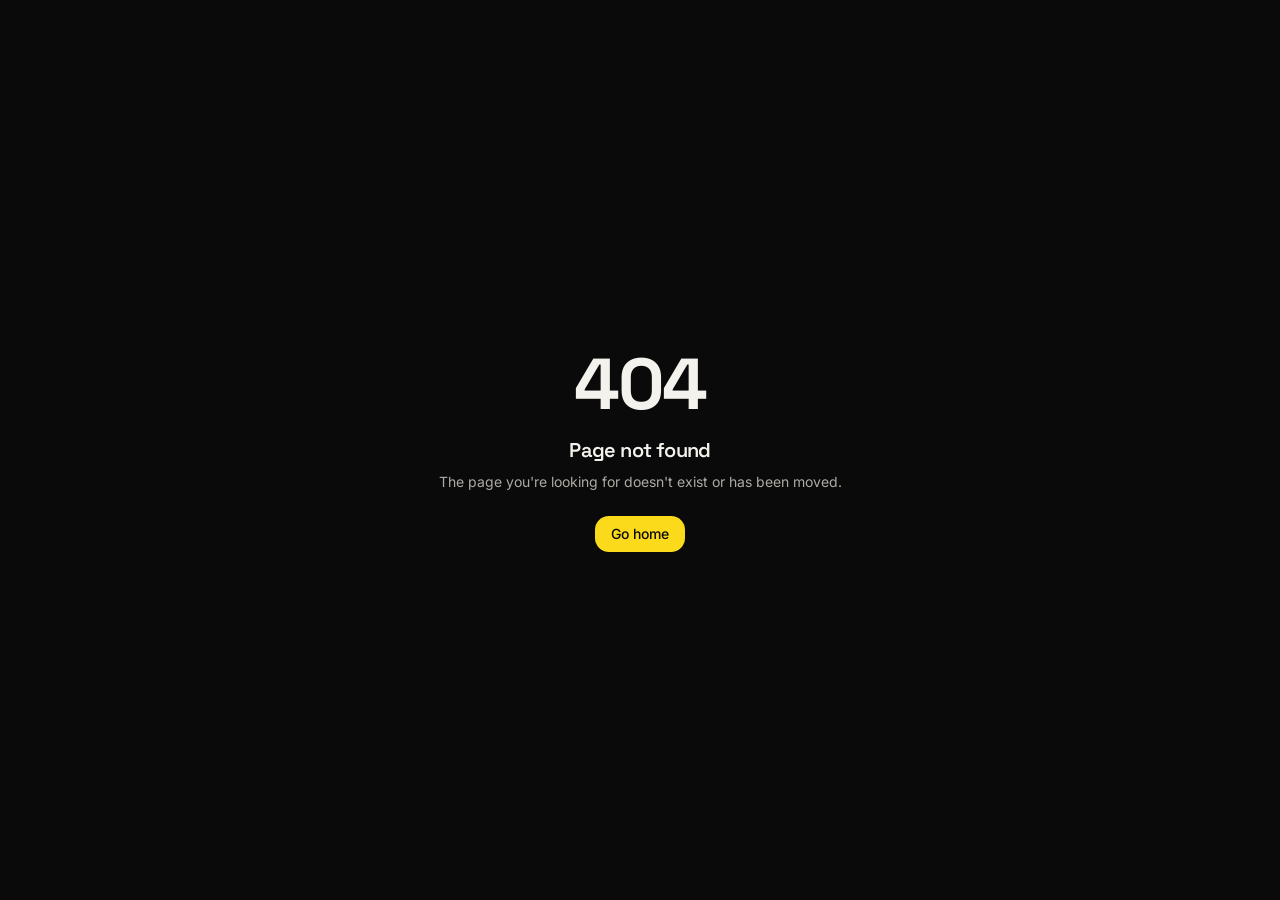
<file: index.html>
<!DOCTYPE html><html lang="fr"><head><meta charSet="utf-8"/><meta name="viewport" content="width=device-width, initial-scale=1"/><link rel="stylesheet" href="/assets/styles-BMJ3vU56.css" data-precedence="default"/><link rel="stylesheet" href="https://fonts.googleapis.com/css2?family=Inter:wght@400;500;600&amp;family=Space+Grotesk:wght@500;700&amp;display=swap" data-precedence="default"/><title>Clipora — Des campagnes de clipping aux clips TikTok, en pilote automatique</title><meta name="description" content="Clipora trouve les meilleurs moments, monte des clips 9:16 sous-titrés, applique les règles de chaque campagne et publie sur ton compte TikTok après ta validation."/><meta property="og:title" content="Clipora — Des campagnes de clipping aux clips TikTok"/><meta property="og:description" content="Application de bureau pour clippeurs TikTok : clips 9:16 sous-titrés, règles de campagne appliquées, publication planifiée après validation."/><meta property="og:type" content="website"/><meta name="twitter:card" content="summary_large_image"/><link rel="modulepreload" href="/assets/index-Hp6ZsvxF.js"/><link rel="modulepreload" href="/assets/routes-Dn9xTyWV.js"/><link rel="modulepreload" href="/assets/Layout-DgjCWRwy.js"/><link rel="preconnect" href="https://fonts.googleapis.com"/><link rel="preconnect" href="https://fonts.gstatic.com" crossorigin="anonymous"/><link rel="icon" href="/favicon.svg" type="image/svg+xml"/><link rel="icon" href="/favicon-48.png" type="image/png" sizes="48x48"/><link rel="icon" href="/favicon-96.png" type="image/png" sizes="96x96"/><link rel="icon" href="/icon-192.png" type="image/png" sizes="192x192"/><link rel="apple-touch-icon" href="/apple-touch-icon.png" type="image/png" sizes="180x180"/><meta name="twitter:title" content="Clipora — Des campagnes de clipping aux clips TikTok"><meta name="twitter:description" content="Application de bureau pour clippeurs TikTok : clips 9:16 sous-titrés, règles de campagne appliquées, publication planifiée après validation."><meta property="og:image" content="https://pub-bb2e103a32db4e198524a2e9ed8f35b4.r2.dev/lovp_5v7smyqagk9w38jqs9tz8y8d8s/7b4d003fba9cc24b124939d9573c6d61_1792417468858.png"><meta name="twitter:image" content="https://pub-bb2e103a32db4e198524a2e9ed8f35b4.r2.dev/lovp_5v7smyqagk9w38jqs9tz8y8d8s/7b4d003fba9cc24b124939d9573c6d61_1792417468858.png"><link rel="canonical" href="https://clipora.website/"/><meta property="og:site_name" content="Clipora"/><script type="application/ld+json">{"@context": "https://schema.org", "@type": "WebSite", "name": "Clipora", "alternateName": ["Clipora App"], "url": "https://clipora.website/"}</script><script type="application/ld+json">{"@context": "https://schema.org", "@type": "Organization", "name": "Clipora", "url": "https://clipora.website/", "logo": "https://clipora.website/icon-192.png", "email": "contact@clipora.website"}</script></head><body><!--$--><div class="grain min-h-screen"><header class="sticky top-0 z-40 border-b bg-background/80 backdrop-blur"><div class="mx-auto flex max-w-6xl items-center justify-between gap-4 px-5 py-3"><a aria-label="Clipora" class="active" href="/" data-status="active" aria-current="page"><span class="flex items-center gap-2.5 font-display text-lg font-bold"><svg width="32" height="32" viewBox="0 0 64 64" aria-hidden="true" class="shrink-0"><rect x="2" y="2" width="60" height="60" rx="16" class="fill-primary"></rect><path d="M24 17 L48 32 L24 47 Z" class="fill-background stroke-background" stroke-width="3" stroke-linejoin="round"></path><path d="M16 46 L48 18" class="stroke-primary" stroke-width="5" stroke-linecap="round"></path></svg>Clipora</span></a><div class="flex items-center gap-3"><a href="/dashboard/" class="rounded-full bg-primary px-4 py-1.5 text-sm font-semibold text-primary-foreground transition-transform hover:scale-105">Tableau de bord</a><div class="flex shrink-0 rounded-full border p-0.5 text-xs font-semibold" role="group" aria-label="Language"><button aria-pressed="true" class="rounded-full px-3 py-1 uppercase transition-colors bg-primary text-primary-foreground">fr</button><button aria-pressed="false" class="rounded-full px-3 py-1 uppercase transition-colors text-muted-foreground hover:text-foreground">en</button></div></div></div><div class="h-px overflow-hidden"><div class="progress-run h-full"></div></div></header><main><section class="relative overflow-hidden"><div class="hero-glow pointer-events-none absolute right-0 top-10 h-[420px] w-[min(640px,100vw)]"></div><div class="relative mx-auto grid max-w-6xl items-center gap-10 px-5 pb-12 pt-12 lg:grid-cols-[minmax(0,1.1fr)_minmax(0,1fr)] lg:pb-16 lg:pt-16"><div class="min-w-0 animate-in fade-in slide-in-from-bottom-4 duration-500"><h1 class="text-[2.4rem] font-bold leading-[1] sm:text-6xl xl:text-7xl">Des campagnes de clipping aux clips TikTok,<!-- --> <span class="hl">en pilote automatique.</span></h1><p class="mt-6 max-w-xl text-lg leading-relaxed text-muted-foreground">Clipora trouve les meilleurs moments, monte des clips 9:16 sous-titrés, applique les règles de chaque campagne et publie sur ton compte TikTok aux meilleures heures — après ta validation.</p><div class="mt-8 flex flex-wrap gap-3"><a href="#how" class="rounded-full bg-primary px-6 py-3 font-semibold text-primary-foreground transition-transform hover:scale-105">Comment ça marche</a><a href="#creators" class="rounded-full border px-6 py-3 font-semibold transition-colors hover:border-primary hover:text-primary">Pour les créateurs</a><a href="/telecharger/" class="rounded-full border px-6 py-3 font-semibold transition-colors hover:border-primary hover:text-primary">Télécharger l&#x27;app</a></div></div><div class="mx-auto grid w-full max-w-[min(100%,520px)] grid-cols-3 items-center gap-2 sm:gap-4" aria-hidden="true"><div class="float-b mt-10 opacity-90" style="--tilt:-3deg"><div class="@container w-full "><div class="relative aspect-[9/16] w-full overflow-hidden rounded-[12cqw] border-[3cqw] border-secondary bg-background shadow-2xl"><div class="absolute inset-0 scale-125 bg-gradient-to-br from-clip-b to-clip-c opacity-60 blur-2xl"></div><div class="absolute inset-x-0 top-[22%] aspect-video overflow-hidden bg-gradient-to-br from-clip-b to-clip-c"><div class="absolute -left-[4cqw] top-[8%] h-[40cqw] w-[40cqw] rounded-full bg-foreground/25 blur-sm"></div><div class="absolute bottom-0 right-[22%] h-[44cqw] w-[26cqw] rounded-t-full bg-background/40"></div><div class="absolute bottom-0 left-[20%] h-[28cqw] w-[36cqw] rounded-t-[10cqw] bg-background/30"></div></div><p class="caption absolute inset-x-[6cqw] top-[56%] pr-[10cqw] text-center text-[9cqw]"><span class="text-foreground">PERSONNE<!-- --> </span><span class="text-primary">NE S&#x27;Y<!-- --> </span><span class="text-foreground">ATTENDAIT<!-- --> </span></p><div class="absolute right-[3cqw] top-[24%] flex flex-col items-center gap-[2cqw] text-[5.5cqw] font-semibold text-foreground"><svg viewBox="0 0 24 24" class="h-[12cqw] w-[12cqw]" aria-hidden="true"><path d="M12 21s-7-4.5-9.5-9A5.5 5.5 0 0 1 12 6a5.5 5.5 0 0 1 9.5 6C19 16.5 12 21 12 21z" class="fill-like"></path></svg><span>12K</span><svg viewBox="0 0 24 24" class="h-[12cqw] w-[12cqw]" aria-hidden="true"><path d="M4 5h16v11H9l-5 4z" class="fill-foreground"></path></svg><span>264</span><svg viewBox="0 0 24 24" class="h-[12cqw] w-[12cqw]" aria-hidden="true"><path d="M14 4l7 7-7 7v-4c-5 0-8 1.5-10 5 0-6 3-10 10-11z" class="fill-foreground"></path></svg><span>540</span></div><div class="absolute inset-x-0 bottom-0 bg-gradient-to-t from-background to-transparent px-[6cqw] pb-[6cqw] pt-[10cqw] text-[5.5cqw] leading-snug text-foreground"><p class="font-bold">@yourname</p><p class="opacity-90">Crédit : @créateur · Collaboration commerciale</p><div class="mt-[3cqw] h-[1.2cqw] rounded-full bg-foreground/25"><div class="h-full rounded-full bg-primary" style="width:57%"></div></div></div></div></div></div><div class="float-a z-10" style="--tilt:0deg"><div class="@container w-full "><div class="relative aspect-[9/16] w-full overflow-hidden rounded-[12cqw] border-[3cqw] border-secondary bg-background shadow-2xl"><div class="absolute inset-0 scale-125 bg-gradient-to-br from-clip-a to-clip-d opacity-60 blur-2xl"></div><div class="absolute inset-x-0 top-[22%] aspect-video overflow-hidden bg-gradient-to-br from-clip-a to-clip-d"><div class="absolute -left-[4cqw] top-[8%] h-[40cqw] w-[40cqw] rounded-full bg-foreground/25 blur-sm"></div><div class="absolute bottom-0 right-[22%] h-[44cqw] w-[26cqw] rounded-t-full bg-background/40"></div><div class="absolute bottom-0 left-[20%] h-[28cqw] w-[36cqw] rounded-t-[10cqw] bg-background/30"></div></div><p class="caption absolute inset-x-[6cqw] top-[56%] pr-[10cqw] text-center text-[9cqw]"><span class="text-foreground">LE<!-- --> </span><span class="text-primary">MOMENT<!-- --> </span><span class="text-foreground">QUI A TOUT CHANGÉ<!-- --> </span></p><div class="absolute right-[3cqw] top-[24%] flex flex-col items-center gap-[2cqw] text-[5.5cqw] font-semibold text-foreground"><svg viewBox="0 0 24 24" class="h-[12cqw] w-[12cqw]" aria-hidden="true"><path d="M12 21s-7-4.5-9.5-9A5.5 5.5 0 0 1 12 6a5.5 5.5 0 0 1 9.5 6C19 16.5 12 21 12 21z" class="fill-like"></path></svg><span>48K</span><svg viewBox="0 0 24 24" class="h-[12cqw] w-[12cqw]" aria-hidden="true"><path d="M4 5h16v11H9l-5 4z" class="fill-foreground"></path></svg><span>812</span><svg viewBox="0 0 24 24" class="h-[12cqw] w-[12cqw]" aria-hidden="true"><path d="M14 4l7 7-7 7v-4c-5 0-8 1.5-10 5 0-6 3-10 10-11z" class="fill-foreground"></path></svg><span>2,1K</span></div><div class="absolute inset-x-0 bottom-0 bg-gradient-to-t from-background to-transparent px-[6cqw] pb-[6cqw] pt-[10cqw] text-[5.5cqw] leading-snug text-foreground"><p class="font-bold">@yourname</p><p class="opacity-90">Crédit : @créateur · Collaboration commerciale</p><div class="mt-[3cqw] h-[1.2cqw] rounded-full bg-foreground/25"><div class="h-full rounded-full bg-primary" style="width:35%"></div></div></div></div></div></div><div class="float-c mt-10 opacity-90" style="--tilt:3deg"><div class="@container w-full "><div class="relative aspect-[9/16] w-full overflow-hidden rounded-[12cqw] border-[3cqw] border-secondary bg-background shadow-2xl"><div class="absolute inset-0 scale-125 bg-gradient-to-br from-clip-d to-clip-b opacity-60 blur-2xl"></div><div class="absolute inset-x-0 top-[22%] aspect-video overflow-hidden bg-gradient-to-br from-clip-d to-clip-b"><div class="absolute -left-[4cqw] top-[8%] h-[40cqw] w-[40cqw] rounded-full bg-foreground/25 blur-sm"></div><div class="absolute bottom-0 right-[22%] h-[44cqw] w-[26cqw] rounded-t-full bg-background/40"></div><div class="absolute bottom-0 left-[20%] h-[28cqw] w-[36cqw] rounded-t-[10cqw] bg-background/30"></div></div><p class="caption absolute inset-x-[6cqw] top-[56%] pr-[10cqw] text-center text-[9cqw]"><span class="text-foreground">IL A<!-- --> </span><span class="text-primary">TOUT<!-- --> </span><span class="text-foreground">DIT<!-- --> </span></p><div class="absolute right-[3cqw] top-[24%] flex flex-col items-center gap-[2cqw] text-[5.5cqw] font-semibold text-foreground"><svg viewBox="0 0 24 24" class="h-[12cqw] w-[12cqw]" aria-hidden="true"><path d="M12 21s-7-4.5-9.5-9A5.5 5.5 0 0 1 12 6a5.5 5.5 0 0 1 9.5 6C19 16.5 12 21 12 21z" class="fill-like"></path></svg><span>103K</span><svg viewBox="0 0 24 24" class="h-[12cqw] w-[12cqw]" aria-hidden="true"><path d="M4 5h16v11H9l-5 4z" class="fill-foreground"></path></svg><span>1,9K</span><svg viewBox="0 0 24 24" class="h-[12cqw] w-[12cqw]" aria-hidden="true"><path d="M14 4l7 7-7 7v-4c-5 0-8 1.5-10 5 0-6 3-10 10-11z" class="fill-foreground"></path></svg><span>6K</span></div><div class="absolute inset-x-0 bottom-0 bg-gradient-to-t from-background to-transparent px-[6cqw] pb-[6cqw] pt-[10cqw] text-[5.5cqw] leading-snug text-foreground"><p class="font-bold">@yourname</p><p class="opacity-90">Crédit : @créateur · Collaboration commerciale</p><div class="mt-[3cqw] h-[1.2cqw] rounded-full bg-foreground/25"><div class="h-full rounded-full bg-primary" style="width:79%"></div></div></div></div></div></div></div></div></section><section class="border-y bg-card/50"><ul class="mx-auto flex max-w-6xl flex-wrap justify-center gap-x-8 gap-y-3 px-5 py-5 text-sm font-medium text-muted-foreground"><li class="flex items-center gap-2"><span class="h-1.5 w-1.5 rounded-full bg-primary"></span>API officielle TikTok</li><li class="flex items-center gap-2"><span class="h-1.5 w-1.5 rounded-full bg-primary"></span>Campagnes Clip.farm</li><li class="flex items-center gap-2"><span class="h-1.5 w-1.5 rounded-full bg-primary"></span>Mention de partenariat automatique</li><li class="flex items-center gap-2"><span class="h-1.5 w-1.5 rounded-full bg-primary"></span>Validation avant chaque publication</li></ul></section><section class="mx-auto max-w-6xl px-5 py-12 md:py-14"><div id="how" class="reveal scroll-mt-24"><p class="mb-3 inline-flex items-center gap-2 text-xs font-semibold uppercase tracking-[0.2em] text-primary"><span class="h-px w-6 bg-primary"></span>Fonctionnement</p><h2 class="text-4xl font-bold leading-tight md:text-6xl">Comment ça marche</h2></div><div class="mt-10 grid gap-4 sm:grid-cols-2 lg:grid-cols-4"><div class="card-premium reveal p-6" style="transition-delay:0ms"><div class="flex items-center justify-between"><span class="font-display text-4xl font-bold text-primary">0<!-- -->1</span><svg width="40" height="40" viewBox="0 0 24 24" class="rounded-xl bg-secondary fill-primary p-2" aria-hidden="true"><rect x="4" y="6" width="16" height="3" rx="1"></rect><rect x="4" y="11" width="12" height="3" rx="1"></rect><rect x="4" y="16" width="8" height="3" rx="1"></rect></svg></div><h3 class="mt-5 text-xl font-bold">Campagnes</h3><p class="mt-2 text-sm leading-6 text-muted-foreground">Synchronise les campagnes que tu suis et leurs règles : vidéos sources autorisées, mentions et hashtags obligatoires, durée des clips, date limite.</p></div><div class="card-premium reveal p-6" style="transition-delay:60ms"><div class="flex items-center justify-between"><span class="font-display text-4xl font-bold text-primary">0<!-- -->2</span><svg width="40" height="40" viewBox="0 0 24 24" class="rounded-xl bg-secondary fill-primary p-2" aria-hidden="true"><path d="M3 18 L8 12 L12 15 L17 7 L21 10" fill="none" stroke-width="2.5" class="stroke-primary" stroke-linecap="round" stroke-linejoin="round"></path></svg></div><h3 class="mt-5 text-xl font-bold">Meilleurs moments</h3><p class="mt-2 text-sm leading-6 text-muted-foreground">Repère les passages les plus forts de chaque vidéo source : données « les plus revus » de YouTube, sinon lecture du transcript par IA.</p></div><div class="card-premium reveal p-6" style="transition-delay:120ms"><div class="flex items-center justify-between"><span class="font-display text-4xl font-bold text-primary">0<!-- -->3</span><svg width="40" height="40" viewBox="0 0 24 24" class="rounded-xl bg-secondary fill-primary p-2" aria-hidden="true"><rect x="7" y="3" width="10" height="18" rx="2" fill="none" stroke-width="2" class="stroke-primary"></rect><rect x="9" y="14" width="6" height="2" rx="1"></rect></svg></div><h3 class="mt-5 text-xl font-bold">Clips sous-titrés</h3><p class="mt-2 text-sm leading-6 text-muted-foreground">Rend des clips verticaux 9:16 avec sous-titres mot à mot incrustés, une accroche, des hashtags, les mentions obligatoires et la mention de partenariat.</p></div><div class="card-premium reveal p-6" style="transition-delay:180ms"><div class="flex items-center justify-between"><span class="font-display text-4xl font-bold text-primary">0<!-- -->4</span><svg width="40" height="40" viewBox="0 0 24 24" class="rounded-xl bg-secondary fill-primary p-2" aria-hidden="true"><circle cx="12" cy="12" r="8" fill="none" stroke-width="2" class="stroke-primary"></circle><path d="M8 12l3 3 5-6" fill="none" stroke-width="2.5" class="stroke-primary" stroke-linecap="round"></path></svg></div><h3 class="mt-5 text-xl font-bold">Validation &amp; publication planifiée</h3><p class="mt-2 text-sm leading-6 text-muted-foreground">Tu relis chaque clip dans Clipora Studio, puis il est publié sur ton propre compte TikTok aux meilleures heures.</p></div></div></section><section class="mx-auto max-w-6xl px-5 py-12 md:py-14"><div class="reveal scroll-mt-24"><p class="mb-3 inline-flex items-center gap-2 text-xs font-semibold uppercase tracking-[0.2em] text-primary"><span class="h-px w-6 bg-primary"></span>Fonctionnalités</p><h2 class="text-4xl font-bold leading-tight md:text-6xl">Tout le flux de clipping, au même endroit</h2></div><div class="mt-10 grid gap-4 md:grid-cols-3"><div class="card-premium reveal p-6"><h3 class="text-lg font-bold">Synchro des campagnes</h3><p class="mt-2 text-sm leading-6 text-muted-foreground">Les campagnes que tu suis et leurs règles, toujours à jour.</p><div class="mt-4 space-y-2"><div class="flex items-center justify-between rounded-lg bg-secondary px-3 py-2 text-xs"><span>#campagne-podcast</span><span class="text-primary">●</span></div><div class="flex items-center justify-between rounded-lg bg-secondary px-3 py-2 text-xs"><span>#campagne-gaming</span><span class="text-primary">●</span></div></div></div><div class="card-premium reveal p-6"><h3 class="text-lg font-bold">Détection des moments forts</h3><p class="mt-2 text-sm leading-6 text-muted-foreground">« Les plus revus » YouTube ou analyse IA du transcript.</p><div class="mt-4 flex h-12 items-end gap-1"><span class="flex-1 rounded-sm bg-secondary" style="height:24%"></span><span class="flex-1 rounded-sm bg-secondary" style="height:40%"></span><span class="flex-1 rounded-sm bg-secondary" style="height:32%"></span><span class="flex-1 rounded-sm bg-secondary" style="height:64%"></span><span class="flex-1 rounded-sm bg-primary" style="height:96%"></span><span class="flex-1 rounded-sm bg-primary" style="height:80%"></span><span class="flex-1 rounded-sm bg-secondary" style="height:48%"></span><span class="flex-1 rounded-sm bg-secondary" style="height:32%"></span><span class="flex-1 rounded-sm bg-secondary" style="height:56%"></span><span class="flex-1 rounded-sm bg-primary" style="height:88%"></span><span class="flex-1 rounded-sm bg-secondary" style="height:40%"></span><span class="flex-1 rounded-sm bg-secondary" style="height:24%"></span></div></div><div class="card-premium reveal p-6"><h3 class="text-lg font-bold">Sous-titres mot à mot</h3><p class="mt-2 text-sm leading-6 text-muted-foreground">Incrustés, lisibles, au rythme de la voix.</p><p class="caption mt-4 text-2xl"><span>IL A </span><span class="text-primary">TOUT </span><span class="opacity-40">DIT</span></p></div><div class="card-premium reveal p-6 md:col-span-2"><h3 class="text-lg font-bold">Clipora Studio</h3><p class="mt-2 text-sm leading-6 text-muted-foreground">Aperçu, légende modifiable, visibilité, commentaires / duo / collage, contenu commercial. Rien n&#x27;est publié sans toi.</p><div class="mt-5 grid gap-4 rounded-xl border bg-background p-4 sm:grid-cols-[110px_minmax(0,1fr)]"><div class="mx-auto w-[110px]"><div class="@container w-full "><div class="relative aspect-[9/16] w-full overflow-hidden rounded-[12cqw] border-[3cqw] border-secondary bg-background shadow-2xl"><div class="absolute inset-0 scale-125 bg-gradient-to-br from-clip-a to-clip-d opacity-60 blur-2xl"></div><div class="absolute inset-x-0 top-[22%] aspect-video overflow-hidden bg-gradient-to-br from-clip-a to-clip-d"><div class="absolute -left-[4cqw] top-[8%] h-[40cqw] w-[40cqw] rounded-full bg-foreground/25 blur-sm"></div><div class="absolute bottom-0 right-[22%] h-[44cqw] w-[26cqw] rounded-t-full bg-background/40"></div><div class="absolute bottom-0 left-[20%] h-[28cqw] w-[36cqw] rounded-t-[10cqw] bg-background/30"></div></div><p class="caption absolute inset-x-[6cqw] top-[56%] pr-[10cqw] text-center text-[9cqw]"><span class="text-foreground">LE<!-- --> </span><span class="text-primary">MOMENT<!-- --> </span><span class="text-foreground">QUI A TOUT CHANGÉ<!-- --> </span></p><div class="absolute right-[3cqw] top-[24%] flex flex-col items-center gap-[2cqw] text-[5.5cqw] font-semibold text-foreground"><svg viewBox="0 0 24 24" class="h-[12cqw] w-[12cqw]" aria-hidden="true"><path d="M12 21s-7-4.5-9.5-9A5.5 5.5 0 0 1 12 6a5.5 5.5 0 0 1 9.5 6C19 16.5 12 21 12 21z" class="fill-like"></path></svg><span>48K</span><svg viewBox="0 0 24 24" class="h-[12cqw] w-[12cqw]" aria-hidden="true"><path d="M4 5h16v11H9l-5 4z" class="fill-foreground"></path></svg><span>812</span><svg viewBox="0 0 24 24" class="h-[12cqw] w-[12cqw]" aria-hidden="true"><path d="M14 4l7 7-7 7v-4c-5 0-8 1.5-10 5 0-6 3-10 10-11z" class="fill-foreground"></path></svg><span>2,1K</span></div><div class="absolute inset-x-0 bottom-0 bg-gradient-to-t from-background to-transparent px-[6cqw] pb-[6cqw] pt-[10cqw] text-[5.5cqw] leading-snug text-foreground"><p class="font-bold">@yourname</p><p class="opacity-90">Crédit : @créateur · Collaboration commerciale</p><div class="mt-[3cqw] h-[1.2cqw] rounded-full bg-foreground/25"><div class="h-full rounded-full bg-primary" style="width:35%"></div></div></div></div></div></div><div class="min-w-0 space-y-3 text-xs"><div><p class="mb-1 text-muted-foreground">Légende</p><div class="rounded-lg border bg-card px-3 py-2">Il ne s&#x27;attendait pas à ça 😳 #podcast @createur</div></div><div><p class="mb-1 text-muted-foreground">Qui peut voir cette vidéo ?</p><div class="flex justify-between rounded-lg border bg-card px-3 py-2 text-muted-foreground"><span>Choisir…</span><span>▾</span></div></div><div class="grid grid-cols-2 gap-2"><div class="flex items-center justify-between gap-2 rounded-lg bg-card px-3 py-2"><span class="truncate">Commentaires</span><span class="relative inline-block h-4 w-7 shrink-0 rounded-full bg-primary"><span class="absolute top-0.5 h-3 w-3 rounded-full bg-foreground left-3.5"></span></span></div><div class="flex items-center justify-between gap-2 rounded-lg bg-card px-3 py-2"><span class="truncate">Duo</span><span class="relative inline-block h-4 w-7 shrink-0 rounded-full bg-secondary"><span class="absolute top-0.5 h-3 w-3 rounded-full bg-foreground left-0.5"></span></span></div><div class="flex items-center justify-between gap-2 rounded-lg bg-card px-3 py-2"><span class="truncate">Collage</span><span class="relative inline-block h-4 w-7 shrink-0 rounded-full bg-secondary"><span class="absolute top-0.5 h-3 w-3 rounded-full bg-foreground left-0.5"></span></span></div><div class="flex items-center justify-between gap-2 rounded-lg bg-card px-3 py-2"><span class="truncate">Contenu commercial</span><span class="relative inline-block h-4 w-7 shrink-0 rounded-full bg-primary"><span class="absolute top-0.5 h-3 w-3 rounded-full bg-foreground left-3.5"></span></span></div></div><div class="rounded-lg bg-primary py-2 text-center font-semibold text-primary-foreground">Publier</div></div></div></div><div class="flex flex-col gap-4"><div class="card-premium reveal p-6"><h3 class="text-lg font-bold">Règles de campagne appliquées</h3><p class="mt-2 text-sm leading-6 text-muted-foreground">Mentions, hashtags et mention de partenariat ajoutés automatiquement. Liens publiés exportés par campagne pour être payé.</p></div><div class="card-premium reveal p-6"><h3 class="text-lg font-bold">Planning intelligent</h3><p class="mt-2 text-sm leading-6 text-muted-foreground">Publication aux meilleures heures, avec un maximum de posts par jour et un espacement.</p><div class="mt-4 grid grid-cols-[auto_repeat(7,minmax(0,1fr))] gap-1 text-[10px]"><span></span><span class="text-center text-muted-foreground">L</span><span class="text-center text-muted-foreground">M</span><span class="text-center text-muted-foreground">M</span><span class="text-center text-muted-foreground">J</span><span class="text-center text-muted-foreground">V</span><span class="text-center text-muted-foreground">S</span><span class="text-center text-muted-foreground">D</span><span class="pr-1 text-muted-foreground">12:00</span><span class="h-4 rounded bg-primary"></span><span class="h-4 rounded bg-primary"></span><span class="h-4 rounded bg-secondary"></span><span class="h-4 rounded bg-primary"></span><span class="h-4 rounded bg-primary"></span><span class="h-4 rounded bg-secondary"></span><span class="h-4 rounded bg-primary"></span><span class="pr-1 text-muted-foreground">19:00</span><span class="h-4 rounded bg-primary"></span><span class="h-4 rounded bg-secondary"></span><span class="h-4 rounded bg-primary"></span><span class="h-4 rounded bg-primary"></span><span class="h-4 rounded bg-secondary"></span><span class="h-4 rounded bg-primary"></span><span class="h-4 rounded bg-primary"></span><span class="pr-1 text-muted-foreground">22:00</span><span class="h-4 rounded bg-secondary"></span><span class="h-4 rounded bg-primary"></span><span class="h-4 rounded bg-primary"></span><span class="h-4 rounded bg-secondary"></span><span class="h-4 rounded bg-primary"></span><span class="h-4 rounded bg-primary"></span><span class="h-4 rounded bg-secondary"></span></div></div></div></div></section><section class="mx-auto max-w-6xl px-5 py-12 md:py-14"><div class="reveal scroll-mt-24"><p class="mb-3 inline-flex items-center gap-2 text-xs font-semibold uppercase tracking-[0.2em] text-primary"><span class="h-px w-6 bg-primary"></span>Pour TikTok</p><h2 class="text-4xl font-bold leading-tight md:text-6xl">Conforme par conception</h2></div><div class="mt-10 grid gap-4 md:grid-cols-2"><div class="card-premium reveal p-6"><h3 class="flex items-center gap-2 text-lg font-bold"><span class="text-primary">✓</span>Ton compte, ta connexion</h3><p class="mt-2 leading-7 text-muted-foreground">Clipora utilise TikTok Login Kit (scope user.info.basic) pour que chaque utilisateur connecte son propre compte TikTok.</p></div><div class="card-premium reveal p-6"><h3 class="flex items-center gap-2 text-lg font-bold"><span class="text-primary">✓</span>Publication sur ton compte uniquement</h3><p class="mt-2 leading-7 text-muted-foreground">La Content Posting API (scope video.publish) sert uniquement à publier sur le compte de l&#x27;utilisateur, après qu&#x27;il a relu chaque clip et choisi ses paramètres de confidentialité et d&#x27;interaction.</p></div><div class="card-premium reveal p-6"><h3 class="flex items-center gap-2 text-lg font-bold"><span class="text-primary">✓</span>Transparence</h3><p class="mt-2 leading-7 text-muted-foreground">La mention de contenu de marque est activée lorsqu&#x27;un clip fait la promotion d&#x27;un tiers.</p></div><div class="card-premium reveal p-6"><h3 class="flex items-center gap-2 text-lg font-bold"><span class="text-primary">✓</span>Aucun autre compte</h3><p class="mt-2 leading-7 text-muted-foreground">Clipora n&#x27;accède jamais au compte d&#x27;un autre utilisateur et ne publie jamais dessus.</p></div></div></section><section class="mx-auto max-w-6xl px-5 py-12 md:py-14"><div id="creators" class="reveal scroll-mt-24"><p class="mb-3 inline-flex items-center gap-2 text-xs font-semibold uppercase tracking-[0.2em] text-primary"><span class="h-px w-6 bg-primary"></span>Créateurs</p><h2 class="text-4xl font-bold leading-tight md:text-6xl">Pour les créateurs</h2></div><div class="mt-10 grid gap-4 md:grid-cols-2"><div class="card-premium reveal p-6"><h3 class="text-2xl font-bold">Faites clipper vos vidéos</h3><p class="mt-3 leading-7 text-muted-foreground">Lancez une campagne sur Clip.farm pour faire clipper vos vidéos par des clippeurs utilisant Clipora. Chaque clip vous crédite et renvoie vers la vidéo complète.</p></div><div class="card-premium reveal p-6"><h3 class="text-2xl font-bold">Faire retirer un clip</h3><p class="mt-3 leading-7 text-muted-foreground">Un clip vous concerne et vous souhaitez qu&#x27;il soit retiré ? Contactez-nous.</p><a href="mailto:contact@clipora.website" class="mt-5 inline-block rounded-full bg-primary px-6 py-2.5 font-semibold text-primary-foreground transition-transform hover:scale-105">Nous contacter</a></div></div></section><section class="mx-auto max-w-3xl px-5 py-12 md:py-14"><div class="reveal scroll-mt-24"><p class="mb-3 inline-flex items-center gap-2 text-xs font-semibold uppercase tracking-[0.2em] text-primary"><span class="h-px w-6 bg-primary"></span>FAQ</p><h2 class="text-4xl font-bold leading-tight md:text-6xl">Questions fréquentes</h2></div><div class="mt-8 space-y-3"><details class="card-premium group reveal px-5 py-4"><summary class="flex cursor-pointer list-none items-center justify-between gap-4 font-semibold">Est-ce autorisé ?<span class="shrink-0 text-xl text-primary transition-transform group-open:rotate-45">+</span></summary><p class="mt-3 leading-7 text-muted-foreground">Oui. Clipora ne sert qu&#x27;à clipper des vidéos issues de campagnes où le créateur autorise le clipping. Chaque clip crédite le créateur et renvoie vers la vidéo complète.</p></details><details class="card-premium group reveal px-5 py-4"><summary class="flex cursor-pointer list-none items-center justify-between gap-4 font-semibold">Est-ce que Clipora publie sans moi ?<span class="shrink-0 text-xl text-primary transition-transform group-open:rotate-45">+</span></summary><p class="mt-3 leading-7 text-muted-foreground">Non. Chaque clip est relu et validé par toi dans le Studio avant toute publication.</p></details><details class="card-premium group reveal px-5 py-4"><summary class="flex cursor-pointer list-none items-center justify-between gap-4 font-semibold">Quelles données TikTok sont utilisées ?<span class="shrink-0 text-xl text-primary transition-transform group-open:rotate-45">+</span></summary><p class="mt-3 leading-7 text-muted-foreground">Uniquement ce qui est nécessaire pour publier sur ton propre compte. Tout est détaillé dans la politique de confidentialité.</p></details><details class="card-premium group reveal px-5 py-4"><summary class="flex cursor-pointer list-none items-center justify-between gap-4 font-semibold">Puis-je choisir les heures de publication ?<span class="shrink-0 text-xl text-primary transition-transform group-open:rotate-45">+</span></summary><p class="mt-3 leading-7 text-muted-foreground">Oui. Tu règles les créneaux, le nombre maximum de posts par jour et l&#x27;espacement entre deux publications.</p></details><details class="card-premium group reveal px-5 py-4"><summary class="flex cursor-pointer list-none items-center justify-between gap-4 font-semibold">Faut-il un PC puissant ?<span class="shrink-0 text-xl text-primary transition-transform group-open:rotate-45">+</span></summary><p class="mt-3 leading-7 text-muted-foreground">Ça fonctionne mieux avec une carte graphique. Une IA locale gratuite est possible.</p></details><details class="card-premium group reveal px-5 py-4"><summary class="flex cursor-pointer list-none items-center justify-between gap-4 font-semibold">Comment être payé ?<span class="shrink-0 text-xl text-primary transition-transform group-open:rotate-45">+</span></summary><p class="mt-3 leading-7 text-muted-foreground">Via la plateforme de campagne. Clipora exporte tes liens publiés par campagne pour que tu les soumettes.</p></details></div></section><section class="mx-auto max-w-6xl px-5 pb-20"><div class="card-premium reveal relative overflow-hidden px-6 py-12 text-center md:py-16"><div class="hero-glow pointer-events-none absolute inset-x-0 -top-10 mx-auto h-48 w-2/3"></div><h2 class="relative text-3xl font-bold md:text-5xl">Prêt à clipper plus vite ?</h2><p class="relative mx-auto mt-4 max-w-lg text-muted-foreground">Des campagnes aux clips publiés, avec ta validation à chaque étape.</p><div class="relative mt-7 flex flex-wrap justify-center gap-3"><a href="#how" class="rounded-full bg-primary px-6 py-3 font-semibold text-primary-foreground transition-transform hover:scale-105">Comment ça marche</a><a href="#creators" class="rounded-full border px-6 py-3 font-semibold hover:border-primary hover:text-primary">Pour les créateurs</a></div></div></section></main><footer class="border-t"><div class="mx-auto flex max-w-6xl flex-col gap-6 px-5 py-10 md:flex-row md:items-center md:justify-between"><a class="active" href="/" data-status="active" aria-current="page"><span class="flex items-center gap-2.5 font-display text-lg font-bold"><svg width="28" height="28" viewBox="0 0 64 64" aria-hidden="true" class="shrink-0"><rect x="2" y="2" width="60" height="60" rx="16" class="fill-primary"></rect><path d="M24 17 L48 32 L24 47 Z" class="fill-background stroke-background" stroke-width="3" stroke-linejoin="round"></path><path d="M16 46 L48 18" class="stroke-primary" stroke-width="5" stroke-linecap="round"></path></svg>Clipora</span></a><nav class="flex flex-wrap gap-x-6 gap-y-2 text-sm text-muted-foreground"><a class="hover:text-primary" href="/terms">Conditions d&#x27;utilisation</a><a class="hover:text-primary" href="/privacy">Politique de confidentialité</a><a href="mailto:contact@clipora.website" class="hover:text-primary">Contact</a></nav><p class="text-sm text-muted-foreground">© 2026 <!-- -->Clipora</p></div></footer></div><script>(function(a,f){let l;try{l=JSON.parse(sessionStorage.getItem(a)||"{}")}catch{return}const n=l?.[f||history.state?.__TSR_key];let c=!1;for(const t in n){const e=n[t],o=e?.scrollX,s=e?.scrollY;if(Number.isFinite(o)&&Number.isFinite(s)){if(t==="window")scrollTo(o,s),c=!0;else if(t)try{const r=document.querySelector(t);r&&(r.scrollLeft=o,r.scrollTop=s)}catch{}}}if(c)return;const i=location.hash.slice(1);if(i){const t=history.state?.__hashScrollIntoViewOptions??!0;if(t){const e=document.getElementById(i);e&&e.scrollIntoView(t)}return}scrollTo(0,0)})("tsr-scroll-restoration-v1_3");document.currentScript.remove()</script><!--/$--><script data-tsr-stream-part="">(self.$R=self.$R||{})["tsr"]=[];self.$_TSR={h(){this.hydrated=!0,this.c()},e(){this.streamEnded=!0,this.c()},c(){this.hydrated&&this.streamEnded&&(delete self.$_TSR,delete self.$R.tsr)},p(e){this.initialized?e():this.buffer.push(e)},buffer:[]};$_TSR.router=($R=>$R[0]={manifest:$R[1]={routes:$R[2]={__root__:$R[3]={preloads:$R[4]=["/assets/index-Hp6ZsvxF.js"],scripts:$R[5]=[$R[6]={attrs:$R[7]={type:"module",async:!0,src:"/assets/index-Hp6ZsvxF.js"}}]},"/":$R[8]={preloads:$R[9]=["/assets/routes-Dn9xTyWV.js","/assets/Layout-DgjCWRwy.js"]}}},matches:$R[10]=[$R[11]={i:"__root__ ",u:1793476362690,s:"success",ssr:!0},$R[12]={i:"  ",u:1793476362690,s:"success",ssr:!0}]})($R["tsr"]);$_TSR.e();{let s=document.currentScript,p;while((p=s.previousElementSibling)&&p.hasAttribute('data-tsr-stream-part'))p.remove();s.remove()}</script><script type="module" async="" src="/assets/index-Hp6ZsvxF.js"></script><script>document.currentScript.remove();/*$tsr-stream-boundary*/</script></body></html>
</file>
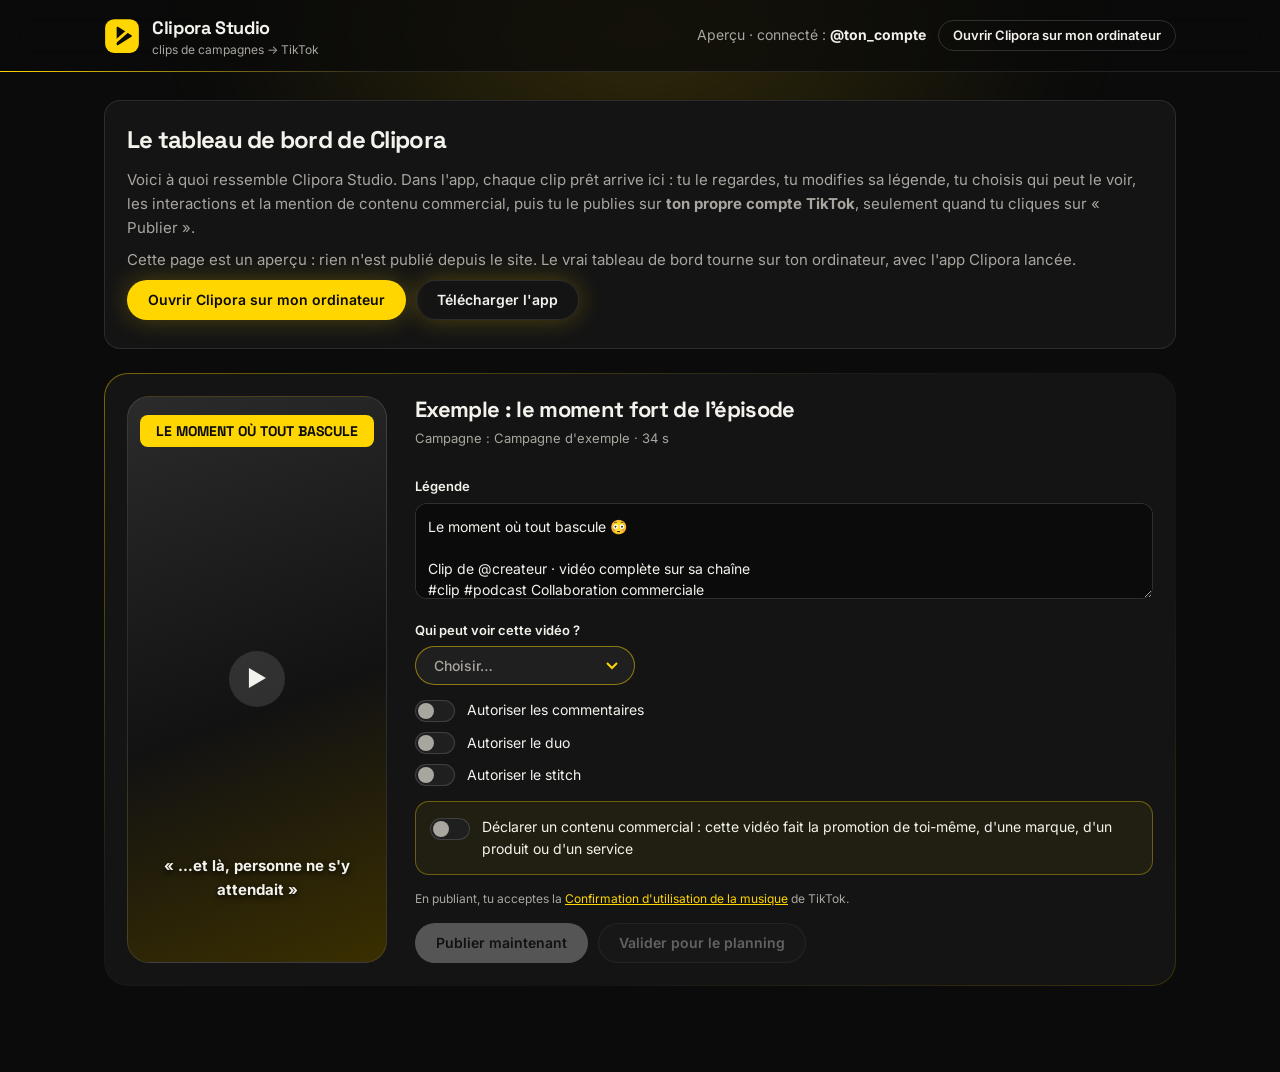
<file: dashboard/index.html>
<!doctype html>
<html lang="fr">
<head>
<meta charset="utf-8">
<meta name="viewport" content="width=device-width, initial-scale=1">
<title>Tableau de bord · Clipora</title>
<meta name="description" content="Aperçu du tableau de bord Clipora Studio.">
<link rel="icon" href="/favicon.svg" type="image/svg+xml"><link rel="icon" href="/favicon-48.png" type="image/png" sizes="48x48"/><link rel="icon" href="/favicon-96.png" type="image/png" sizes="96x96"/><link rel="icon" href="/icon-192.png" type="image/png" sizes="192x192"/><link rel="apple-touch-icon" href="/apple-touch-icon.png" type="image/png" sizes="180x180"/>
<!-- Design : Lovable (projet Clipora, studio/studio-template.html). Jetons remplacés par clipper/studio.py. -->
<link rel="preconnect" href="https://fonts.googleapis.com">
<link rel="preconnect" href="https://fonts.gstatic.com" crossorigin>
<link rel="stylesheet" href="https://fonts.googleapis.com/css2?family=Inter:wght@400;500;600;700&family=Space+Grotesk:wght@500;600;700&display=swap">
<style>
:root{--bg:#0b0b0b;--card:#141414;--sec:#1f1f1f;--fg:#f4f2ec;--muted:#a8a69f;--y:#FFD600;--border:rgba(255,255,255,.1);--input:rgba(255,255,255,.15);--r:16px}
*{box-sizing:border-box}
html,body{margin:0}
body{background:var(--bg);color:var(--fg);font:15px/1.6 Inter,system-ui,sans-serif;min-height:100vh;overflow-x:hidden}
body::before{content:"";position:fixed;top:-220px;left:50%;width:900px;height:500px;transform:translateX(-50%);background:radial-gradient(closest-side,rgba(255,214,0,.16),transparent);filter:blur(40px);pointer-events:none;z-index:0}
h1,h2,h3{font-family:"Space Grotesk",system-ui,sans-serif;letter-spacing:-.03em;margin:0}
a{color:var(--y)}
header{position:sticky;top:0;z-index:10;backdrop-filter:blur(14px);-webkit-backdrop-filter:blur(14px);background:rgba(11,11,11,.72);border-bottom:1px solid var(--border)}
header::after{content:"";position:absolute;left:0;bottom:-1px;height:1px;width:30%;background:linear-gradient(90deg,var(--y),transparent);animation:run 4s ease-in-out infinite}
@keyframes run{0%{width:0}70%{width:100%}100%{width:100%;opacity:0}}
.bar{max-width:1120px;margin:0 auto;padding:14px 24px;display:flex;align-items:center;justify-content:space-between;gap:16px;flex-wrap:wrap}
.brand{display:flex;align-items:center;gap:12px;text-decoration:none;color:var(--fg)}
.brand svg{width:36px;height:36px;flex:none}
.brand b{font-family:"Space Grotesk",sans-serif;font-size:18px;letter-spacing:-.02em}
.brand small{display:block;color:var(--muted);font-size:12px;line-height:1.2}
.acc{display:flex;align-items:center;gap:12px;font-size:14px;color:var(--muted);flex-wrap:wrap}
.acc b{color:var(--fg)}
.acc img{width:36px;height:36px;border-radius:50%;object-fit:cover;border:2px solid var(--y)}
.btn,button{font:600 14px/1 Inter,sans-serif;border-radius:999px;padding:12px 20px;cursor:pointer;border:1px solid transparent;text-decoration:none;display:inline-flex;align-items:center;justify-content:center;gap:8px;transition:transform .15s,box-shadow .15s,background .15s,opacity .15s}
.btn,.pub{background:var(--y);color:#0b0b0b;box-shadow:0 0 24px rgba(255,214,0,.25)}
.btn:hover,.pub:hover:not(:disabled){transform:translateY(-1px);box-shadow:0 0 32px rgba(255,214,0,.4)}
.btn-sm{padding:8px 14px;font-size:13px;background:transparent;color:var(--fg);border-color:var(--input);box-shadow:none}
.btn-sm:hover{border-color:var(--y);box-shadow:none}
.ok{background:var(--sec);color:var(--fg);border-color:var(--input)}
.ok:hover:not(:disabled){border-color:var(--y)}
button:disabled{opacity:.35;cursor:not-allowed;box-shadow:none;transform:none;filter:grayscale(1)}
button:focus-visible,.btn:focus-visible,select:focus-visible,textarea:focus-visible,input:focus-visible{outline:2px solid var(--y);outline-offset:2px}
main{position:relative;z-index:1;max-width:1120px;margin:0 auto;padding:28px 24px 64px}
.intro{color:var(--muted);margin:0 0 20px;font-size:15px}
.empty{text-align:center;padding:72px 24px;border-radius:24px;border:1px dashed var(--input);background:var(--card)}
.empty h2{font-size:26px;margin-bottom:8px}
.empty p{color:var(--muted);margin:0}
.card{display:flex;gap:28px;padding:22px;margin-bottom:22px;border-radius:24px;border:1px solid transparent;
  background:linear-gradient(var(--card),var(--card)) padding-box,linear-gradient(145deg,rgba(255,214,0,.45),rgba(255,255,255,.06) 40%,rgba(255,255,255,.04) 70%,rgba(255,214,0,.2)) border-box}
.card video{width:260px;flex:none;aspect-ratio:9/16;object-fit:cover;background:#000;border-radius:28px;border:6px solid var(--sec);box-shadow:0 20px 50px rgba(0,0,0,.6)}
.card form{flex:1;min-width:0;display:flex;flex-direction:column;gap:14px}
.card h3{font-size:22px;line-height:1.2}
.meta{color:var(--muted);font-size:13px;margin-top:-8px}
.lbl{font-weight:600;font-size:13px;display:block;margin-bottom:6px}
textarea{width:100%;min-height:96px;resize:vertical;background:var(--bg);color:var(--fg);border:1px solid var(--input);border-radius:12px;padding:12px;font:14px/1.5 Inter,sans-serif}
textarea:focus{border-color:var(--y);outline:none}
select{appearance:none;-webkit-appearance:none;background:var(--sec) url("data:image/svg+xml,%3Csvg xmlns='http://www.w3.org/2000/svg' width='12' height='8'%3E%3Cpath d='M1 1l5 5 5-5' stroke='%23FFD600' stroke-width='2' fill='none'/%3E%3C/svg%3E") no-repeat right 16px center;color:var(--fg);border:1px solid var(--input);border-radius:999px;padding:10px 42px 10px 18px;font:500 14px Inter,sans-serif;cursor:pointer;min-width:220px}
select:invalid{color:var(--muted);border-color:rgba(255,214,0,.5)}
select option{background:var(--card);color:var(--fg)}
.toggles{display:flex;flex-direction:column;gap:10px}
.tg{display:flex;align-items:center;gap:12px;cursor:pointer;font-size:14px}
.tg input{appearance:none;-webkit-appearance:none;flex:none;width:40px;height:22px;border-radius:999px;background:var(--sec);border:1px solid var(--input);position:relative;cursor:pointer;margin:0;transition:background .2s}
.tg input::after{content:"";position:absolute;top:2px;left:2px;width:16px;height:16px;border-radius:50%;background:var(--muted);transition:transform .2s,background .2s}
.tg input:checked{background:var(--y);border-color:var(--y)}
.tg input:checked::after{transform:translateX(18px);background:#0b0b0b}
.tg input:disabled{opacity:.4;cursor:not-allowed}
.tg:has(input:disabled){cursor:not-allowed;color:var(--muted)}
.off{color:var(--muted);font-size:12px}
.branded{padding:14px;border-radius:14px;background:rgba(255,214,0,.06);border:1px solid rgba(255,214,0,.35)}
.branded .tg{align-items:flex-start}
.branded .tg input{margin-top:2px}
.bc{margin-top:10px;font-size:13px;color:var(--y);display:flex;flex-direction:column;gap:6px}
.note{font-weight:600}
.warn{color:#ff6b6b;font-size:13px;margin:4px 0}
.consent{font-size:12px;color:var(--muted);margin:0}
.actions{display:flex;gap:10px;flex-wrap:wrap}
.msg{font-size:14px;min-height:1.2em}
.msg:empty{display:none}
.msg{padding:10px 14px;border-radius:12px;background:var(--sec);border-left:3px solid var(--y)}
@media (max-width:760px){
  .card{flex-direction:column;align-items:center;padding:16px}
  .card form{width:100%}
  .card video{width:min(260px,100%)}
  select{width:100%}
  .actions button{flex:1}
}
@media (prefers-reduced-motion:reduce){header::after{animation:none}*{transition:none!important}}
.demo{padding:20px 22px;border-radius:var(--r);background:var(--card);border:1px solid var(--border);margin-bottom:24px}
.demo h2{font-size:24px;margin-bottom:8px}.demo p{color:var(--muted);margin:8px 0}
.demo .cta{display:flex;gap:10px;flex-wrap:wrap}.demo .btn.alt{background:transparent;border-color:var(--border);color:var(--fg)}
.ph{flex:none;width:260px;max-width:100%;aspect-ratio:9/16;border-radius:22px;border:1px solid var(--border);position:relative;overflow:hidden;
background:linear-gradient(160deg,#2b2b2b,#121212 55%,#3a2f00);display:flex;align-items:center;justify-content:center}
.ph .hook{position:absolute;top:18px;left:12px;right:12px;background:var(--y);color:#0b0b0b;font:700 14px/1.2 "Space Grotesk",sans-serif;padding:8px;border-radius:8px;text-align:center}
.ph .play{width:56px;height:56px;border-radius:50%;background:rgba(255,255,255,.12);display:flex;align-items:center;justify-content:center;font-size:22px}
.ph .sub{position:absolute;bottom:60px;left:14px;right:14px;text-align:center;font-weight:700;text-shadow:0 2px 6px #000}
</style>
<link rel="canonical" href="https://clipora.website/dashboard/"/></head>
<body>
<header>
  <div class="bar">
    <a class="brand" href="/">
      <svg viewBox="0 0 64 64" aria-hidden="true"><rect x="2" y="2" width="60" height="60" rx="16" fill="#FFD600"/><path d="M24 17 L48 32 L24 47 Z" fill="#0b0b0b" stroke="#0b0b0b" stroke-width="3" stroke-linejoin="round"/><path d="M16 46 L48 18" stroke="#FFD600" stroke-width="5" stroke-linecap="round"/></svg>
      <span><b>Clipora Studio</b><small>clips de campagnes → TikTok</small></span>
    </a>
    <span class="acc"><span>Aperçu · connecté : <b>@ton_compte</b></span><a class="btn btn-sm" href="http://127.0.0.1:3457/" title="L'app Clipora doit être lancée sur ton ordinateur">Ouvrir Clipora sur mon ordinateur</a></span>
  </div>
</header>
<main>
<div class="demo"><h2>Le tableau de bord de Clipora</h2><p>Voici à quoi ressemble Clipora Studio. Dans l'app, chaque clip prêt arrive ici : tu le regardes, tu modifies sa légende, tu choisis qui peut le voir, les interactions et la mention de contenu commercial, puis tu le publies sur <b>ton propre compte TikTok</b>, seulement quand tu cliques sur « Publier ».</p><p>Cette page est un aperçu : rien n'est publié depuis le site. Le vrai tableau de bord tourne sur ton ordinateur, avec l'app Clipora lancée.</p><p class="cta"><a class="btn" href="http://127.0.0.1:3457/">Ouvrir Clipora sur mon ordinateur</a><a class="btn alt" href="/telecharger/">Télécharger l'app</a></p></div>
<div class="card">
  <div class="ph" role="img" aria-label="Aperçu du clip"><span class="hook">LE MOMENT OÙ TOUT BASCULE</span><span class="play">▶</span><span class="sub">« …et là, personne ne s'y attendait »</span></div>
  <form id="f1" data-id="1" data-toolong="0" onsubmit="return false" onchange="update(1)">
    <h3>Exemple : le moment fort de l&#x27;épisode</h3>
    <p class="meta">Campagne : Campagne d&#x27;exemple · 34 s</p>
    <div><label class="lbl" for="c1">Légende</label>
      <textarea id="c1" name="caption">Le moment où tout bascule 😳

Clip de @createur · vidéo complète sur sa chaîne
#clip #podcast Collaboration commerciale</textarea></div>
    <div><label class="lbl" for="p1">Qui peut voir cette vidéo ?</label>
      <select id="p1" name="privacy" required><option value="" selected disabled>Choisir…</option><option value="PUBLIC_TO_EVERYONE">Tout le monde</option><option value="MUTUAL_FOLLOW_FRIENDS">Amis</option><option value="FOLLOWER_OF_CREATOR">Abonnés</option><option value="SELF_ONLY">Moi uniquement</option></select></div>
    <div class="toggles"><label class="tg"><input type="checkbox" name="comment" > Autoriser les commentaires</label>
      <label class="tg"><input type="checkbox" name="duet" > Autoriser le duo</label><label class="tg"><input type="checkbox" name="stitch" > Autoriser le stitch</label></div>
    <div class="branded">
      <label class="tg"><input type="checkbox" name="disclose"> Déclarer un contenu commercial : cette vidéo fait la promotion de toi-même, d'une marque, d'un produit ou d'un service</label>
      <div id="bc1" class="bc" style="display:none">
        <label class="tg"><input type="checkbox" name="organic"> Ta marque : tu fais la promotion de toi-même ou de ton activité</label>
        <label class="tg"><input type="checkbox" name="branded"> Contenu de marque : tu fais la promotion d'une autre marque ou d'un tiers</label>
        <div id="lb1" class="note"></div>
      </div>
    </div>
    <p class="consent" id="cs1"></p>
    <div class="actions">
      <button class="pub" onclick="send(1,'publish')">Publier maintenant</button>
      <button class="ok" onclick="send(1,'approve')">Valider pour le planning</button>
    </div>
    <div class="msg" id="m1"></div>
  </form>
</div>
</main>
<script>
function update(id){
  const f=document.getElementById('f'+id), priv=f.privacy, disc=f.disclose.checked;
  if(priv.value==='SELF_ONLY'){ f.branded.checked=false; }
  f.branded.disabled = priv.value==='SELF_ONLY';
  f.branded.parentElement.title = f.branded.disabled ? "Un contenu de marque ne peut pas être en « Moi uniquement »." : '';
  const branded=disc && f.branded.checked, organic=disc && f.organic.checked;
  for(const o of priv.options){ if(o.value==='SELF_ONLY'){ o.disabled=branded; o.title = branded ? "Un contenu de marque ne peut pas être en « Moi uniquement »." : ''; } }
  document.getElementById('bc'+id).style.display = disc ? 'block' : 'none';
  document.getElementById('lb'+id).textContent = branded ? "Ta vidéo sera étiquetée « Partenariat rémunéré »."
    : organic ? "Ta vidéo sera étiquetée « Contenu promotionnel »." : '';
  const music='<a href="https://www.tiktok.com/legal/page/global/music-usage-confirmation/en" target="_blank" rel="noopener">Confirmation d\'utilisation de la musique</a>';
  const bc='<a href="https://www.tiktok.com/legal/page/global/bc-policy/en" target="_blank" rel="noopener">Politique relative au contenu de marque</a>';
  document.getElementById('cs'+id).innerHTML = branded ? 'En publiant, tu acceptes la '+bc+' et la '+music+' de TikTok.'
    : 'En publiant, tu acceptes la '+music+' de TikTok.';
  const missing = disc && !branded && !organic;
  f.querySelectorAll('button').forEach(b=>{
    b.disabled = priv.value==='' || missing || (b.classList.contains('pub') && f.dataset.toolong==='1');
    b.title = missing ? "Indique si ton contenu fait la promotion de toi-même, d'un tiers, ou des deux." : '';
  });
}
async function send(id, action){ document.getElementById('m'+id).innerHTML = 'Aperçu : rien n\'est publié depuis le site. Pour publier, <a href="http://127.0.0.1:3457/">ouvre Clipora sur ton ordinateur</a>.'; return;  const f=document.getElementById('f'+id), m=document.getElementById('m'+id); f.querySelectorAll('button').forEach(b=>b.disabled=true); m.textContent = action==='publish' ? 'Publication en cours… (le traitement par TikTok peut prendre quelques minutes)' : 'Enregistrement…'; const data={action, caption:f.caption.value, privacy:f.privacy.value, comment:f.comment.checked, duet:f.duet.checked, stitch:f.stitch.checked, disclose:f.disclose.checked, organic:f.organic.checked, branded:f.branded.checked}; const r=await fetch('/clip/'+id,{method:'POST',headers:{'Content-Type':'application/json'},body:JSON.stringify(data)}); const j=await r.json(); m.innerHTML=j.message; if(!j.ok) update(id); }
document.querySelectorAll('form[data-id]').forEach(f=>update(f.dataset.id));
</script>
</body>
</html>
</file>
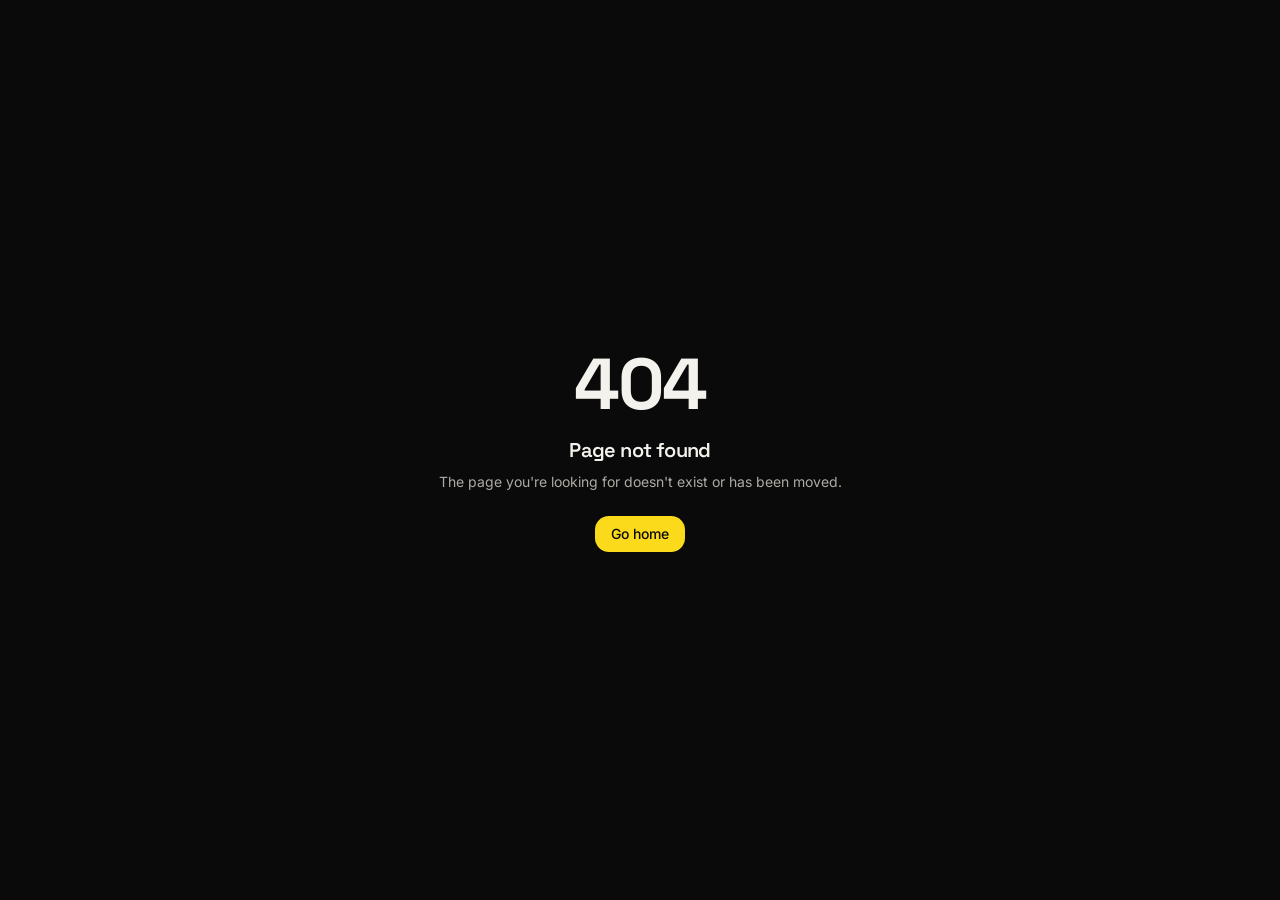
<file: privacy/index.html>
<!DOCTYPE html><html lang="fr"><head><meta charSet="utf-8"/><meta name="viewport" content="width=device-width, initial-scale=1"/><link rel="stylesheet" href="/assets/styles-BMJ3vU56.css" data-precedence="default"/><link rel="stylesheet" href="https://fonts.googleapis.com/css2?family=Inter:wght@400;500;600&amp;family=Space+Grotesk:wght@500;700&amp;display=swap" data-precedence="default"/><title>Politique de confidentialité — Clipora</title><meta name="description" content="Quelles données Clipora reçoit de TikTok, où elles sont stockées et comment les supprimer."/><meta property="og:title" content="Politique de confidentialité — Clipora"/><meta property="og:description" content="Privacy Policy / Politique de confidentialité de l&#x27;application Clipora."/><meta property="og:type" content="article"/><meta name="twitter:card" content="summary_large_image"/><link rel="modulepreload" href="/assets/index-Hp6ZsvxF.js"/><link rel="modulepreload" href="/assets/privacy-D5VVMnVx.js"/><link rel="modulepreload" href="/assets/Layout-DgjCWRwy.js"/><link rel="preconnect" href="https://fonts.googleapis.com"/><link rel="preconnect" href="https://fonts.gstatic.com" crossorigin="anonymous"/><link rel="icon" href="/favicon.svg" type="image/svg+xml"/><link rel="icon" href="/favicon-48.png" type="image/png" sizes="48x48"/><link rel="icon" href="/favicon-96.png" type="image/png" sizes="96x96"/><link rel="icon" href="/icon-192.png" type="image/png" sizes="192x192"/><link rel="apple-touch-icon" href="/apple-touch-icon.png" type="image/png" sizes="180x180"/><meta name="twitter:title" content="Politique de confidentialité — Clipora"><meta name="twitter:description" content="Privacy Policy / Politique de confidentialité de l&amp;#x27;application Clipora."><meta property="og:image" content="https://pub-bb2e103a32db4e198524a2e9ed8f35b4.r2.dev/lovp_5v7smyqagk9w38jqs9tz8y8d8s/7b4d003fba9cc24b124939d9573c6d61_1792417468858.png"><meta name="twitter:image" content="https://pub-bb2e103a32db4e198524a2e9ed8f35b4.r2.dev/lovp_5v7smyqagk9w38jqs9tz8y8d8s/7b4d003fba9cc24b124939d9573c6d61_1792417468858.png"><link rel="canonical" href="https://clipora.website/privacy/"/><meta property="og:site_name" content="Clipora"/></head><body><!--$--><div class="grain min-h-screen"><header class="sticky top-0 z-40 border-b bg-background/80 backdrop-blur"><div class="mx-auto flex max-w-6xl items-center justify-between gap-4 px-5 py-3"><a aria-label="Clipora" href="/"><span class="flex items-center gap-2.5 font-display text-lg font-bold"><svg width="32" height="32" viewBox="0 0 64 64" aria-hidden="true" class="shrink-0"><rect x="2" y="2" width="60" height="60" rx="16" class="fill-primary"></rect><path d="M24 17 L48 32 L24 47 Z" class="fill-background stroke-background" stroke-width="3" stroke-linejoin="round"></path><path d="M16 46 L48 18" class="stroke-primary" stroke-width="5" stroke-linecap="round"></path></svg>Clipora</span></a><div class="flex items-center gap-3"><a href="/dashboard/" class="rounded-full bg-primary px-4 py-1.5 text-sm font-semibold text-primary-foreground transition-transform hover:scale-105">Tableau de bord</a><div class="flex shrink-0 rounded-full border p-0.5 text-xs font-semibold" role="group" aria-label="Language"><button aria-pressed="true" class="rounded-full px-3 py-1 uppercase transition-colors bg-primary text-primary-foreground">fr</button><button aria-pressed="false" class="rounded-full px-3 py-1 uppercase transition-colors text-muted-foreground hover:text-foreground">en</button></div></div></div><div class="h-px overflow-hidden"><div class="progress-run h-full"></div></div></header><main><div class="relative overflow-hidden"><div class="hero-glow pointer-events-none absolute -top-20 left-1/2 h-72 w-[min(700px,90vw)] -translate-x-1/2"></div><div class="relative mx-auto max-w-6xl px-5 pb-8 pt-14 md:pt-20"><h1 class="text-4xl font-bold md:text-6xl">Politique de confidentialité</h1><p class="mt-4 text-muted-foreground">Dernière mise à jour : 19 octobre 2026</p><div class="mt-6 max-w-2xl leading-8 text-foreground/90"><p>Clipora<!-- --> est une application de bureau. Chaque utilisateur connecte son propre compte TikTok et utilise <!-- -->Clipora<!-- --> sur son propre ordinateur.</p></div></div></div><div class="mx-auto grid max-w-6xl gap-12 px-5 pb-20 md:grid-cols-[220px_minmax(0,1fr)]"><aside class="hidden md:block"><nav class="sticky top-24 text-sm"><p class="mb-3 font-semibold uppercase tracking-wider text-primary">Sommaire</p><ul class="space-y-2"><li><a href="#data" class="text-muted-foreground hover:text-foreground">1. Données reçues de TikTok</a></li><li><a href="#storage" class="text-muted-foreground hover:text-foreground">2. Stockage</a></li><li><a href="#not-collected" class="text-muted-foreground hover:text-foreground">3. Données non collectées</a></li><li><a href="#retention" class="text-muted-foreground hover:text-foreground">4. Conservation et suppression</a></li><li><a href="#third" class="text-muted-foreground hover:text-foreground">5. Tiers</a></li><li><a href="#changes" class="text-muted-foreground hover:text-foreground">6. Modifications</a></li><li><a href="#contact" class="text-muted-foreground hover:text-foreground">7. Contact</a></li></ul></nav></aside><article class="max-w-2xl space-y-10 text-[1.05rem] leading-8 text-foreground/90"><section id="data" class="scroll-mt-24"><h2 class="mb-3 text-2xl font-bold text-foreground">1. Données reçues de TikTok</h2><div class="space-y-4 [&amp;_a]:text-primary [&amp;_a]:underline [&amp;_li]:ml-5 [&amp;_li]:list-disc [&amp;_ul]:space-y-2"><p>Lorsque tu connectes ton compte TikTok, <!-- -->Clipora<!-- --> reçoit :</p><ul><li>Des jetons d&#x27;accès et d&#x27;actualisation — utilisés uniquement pour publier sur ton propre compte.</li><li>Les informations de base du compte via user.info.basic (open ID, nom affiché, avatar) — utilisées uniquement pour afficher le compte connecté.</li><li>Tes options de publication via creator_info (niveaux de confidentialité autorisés, réglages commentaires/duo/collage, limites de publication) — utilisées uniquement pour publier avec des réglages valides.</li><li>Le statut de chaque envoi.</li></ul></div></section><section id="storage" class="scroll-mt-24"><h2 class="mb-3 text-2xl font-bold text-foreground">2. Stockage</h2><div class="space-y-4 [&amp;_a]:text-primary [&amp;_a]:underline [&amp;_li]:ml-5 [&amp;_li]:list-disc [&amp;_ul]:space-y-2"><p>Les jetons sont stockés localement sur ton propre ordinateur (ou dans ton propre environnement privé chiffré). Ils ne sont jamais envoyés aux serveurs de <!-- -->Clipora<!-- -->, ni vendus, ni partagés.</p></div></section><section id="not-collected" class="scroll-mt-24"><h2 class="mb-3 text-2xl font-bold text-foreground">3. Données non collectées</h2><div class="space-y-4 [&amp;_a]:text-primary [&amp;_a]:underline [&amp;_li]:ml-5 [&amp;_li]:list-disc [&amp;_ul]:space-y-2"><ul><li>Aucune donnée sur d&#x27;autres utilisateurs TikTok, spectateurs ou abonnés.</li><li>Ce site n&#x27;utilise ni cookies, ni outils d&#x27;analyse, ni traceurs, et ne comporte aucun formulaire de collecte. Les polices sont chargées depuis Google Fonts : ton navigateur se connecte donc à Google pour les télécharger.</li></ul></div></section><section id="retention" class="scroll-mt-24"><h2 class="mb-3 text-2xl font-bold text-foreground">4. Conservation et suppression</h2><div class="space-y-4 [&amp;_a]:text-primary [&amp;_a]:underline [&amp;_li]:ml-5 [&amp;_li]:list-disc [&amp;_ul]:space-y-2"><p>Révoquer l&#x27;accès dans l&#x27;application TikTok (Paramètres et confidentialité &gt; Sécurité &gt; Applis et services) invalide les jetons. Tu peux supprimer les données locales de l&#x27;application à tout moment.</p></div></section><section id="third" class="scroll-mt-24"><h2 class="mb-3 text-2xl font-bold text-foreground">5. Tiers</h2><div class="space-y-4 [&amp;_a]:text-primary [&amp;_a]:underline [&amp;_li]:ml-5 [&amp;_li]:list-disc [&amp;_ul]:space-y-2"><p>La <a href="https://www.tiktok.com/legal/privacy-policy" target="_blank" rel="noopener noreferrer">Politique de confidentialité de TikTok</a> s&#x27;applique aux contenus sur TikTok. Les plateformes de campagne comme Clip.farm gèrent la participation aux campagnes selon leurs propres politiques.</p></div></section><section id="changes" class="scroll-mt-24"><h2 class="mb-3 text-2xl font-bold text-foreground">6. Modifications</h2><div class="space-y-4 [&amp;_a]:text-primary [&amp;_a]:underline [&amp;_li]:ml-5 [&amp;_li]:list-disc [&amp;_ul]:space-y-2"><p>Cette politique peut être mise à jour. La date de « Dernière mise à jour » ci-dessus indique la version en vigueur.</p></div></section><section id="contact" class="scroll-mt-24"><h2 class="mb-3 text-2xl font-bold text-foreground">7. Contact</h2><div class="space-y-4 [&amp;_a]:text-primary [&amp;_a]:underline [&amp;_li]:ml-5 [&amp;_li]:list-disc [&amp;_ul]:space-y-2"><p>Questions sur la confidentialité : <a href="mailto:contact@clipora.website">contactez-nous ici</a>.</p></div></section></article></div></main><footer class="border-t"><div class="mx-auto flex max-w-6xl flex-col gap-6 px-5 py-10 md:flex-row md:items-center md:justify-between"><a href="/"><span class="flex items-center gap-2.5 font-display text-lg font-bold"><svg width="28" height="28" viewBox="0 0 64 64" aria-hidden="true" class="shrink-0"><rect x="2" y="2" width="60" height="60" rx="16" class="fill-primary"></rect><path d="M24 17 L48 32 L24 47 Z" class="fill-background stroke-background" stroke-width="3" stroke-linejoin="round"></path><path d="M16 46 L48 18" class="stroke-primary" stroke-width="5" stroke-linecap="round"></path></svg>Clipora</span></a><nav class="flex flex-wrap gap-x-6 gap-y-2 text-sm text-muted-foreground"><a class="hover:text-primary" href="/terms">Conditions d&#x27;utilisation</a><a class="hover:text-primary active" href="/privacy" data-status="active" aria-current="page">Politique de confidentialité</a><a href="mailto:contact@clipora.website" class="hover:text-primary">Contact</a></nav><p class="text-sm text-muted-foreground">© 2026 <!-- -->Clipora</p></div></footer></div><script>(function(a,f){let l;try{l=JSON.parse(sessionStorage.getItem(a)||"{}")}catch{return}const n=l?.[f||history.state?.__TSR_key];let c=!1;for(const t in n){const e=n[t],o=e?.scrollX,s=e?.scrollY;if(Number.isFinite(o)&&Number.isFinite(s)){if(t==="window")scrollTo(o,s),c=!0;else if(t)try{const r=document.querySelector(t);r&&(r.scrollLeft=o,r.scrollTop=s)}catch{}}}if(c)return;const i=location.hash.slice(1);if(i){const t=history.state?.__hashScrollIntoViewOptions??!0;if(t){const e=document.getElementById(i);e&&e.scrollIntoView(t)}return}scrollTo(0,0)})("tsr-scroll-restoration-v1_3");document.currentScript.remove()</script><!--/$--><script data-tsr-stream-part="">(self.$R=self.$R||{})["tsr"]=[];self.$_TSR={h(){this.hydrated=!0,this.c()},e(){this.streamEnded=!0,this.c()},c(){this.hydrated&&this.streamEnded&&(delete self.$_TSR,delete self.$R.tsr)},p(e){this.initialized?e():this.buffer.push(e)},buffer:[]};$_TSR.router=($R=>$R[0]={manifest:$R[1]={routes:$R[2]={__root__:$R[3]={preloads:$R[4]=["/assets/index-Hp6ZsvxF.js"],scripts:$R[5]=[$R[6]={attrs:$R[7]={type:"module",async:!0,src:"/assets/index-Hp6ZsvxF.js"}}]},"/privacy":$R[8]={preloads:$R[9]=["/assets/privacy-D5VVMnVx.js","/assets/Layout-DgjCWRwy.js"]}}},matches:$R[10]=[$R[11]={i:"__root__ ",u:1793476374472,s:"success",ssr:!0},$R[12]={i:" privacy privacy",u:1793476374472,s:"success",ssr:!0}]})($R["tsr"]);$_TSR.e();{let s=document.currentScript,p;while((p=s.previousElementSibling)&&p.hasAttribute('data-tsr-stream-part'))p.remove();s.remove()}</script><script type="module" async="" src="/assets/index-Hp6ZsvxF.js"></script><script>document.currentScript.remove();/*$tsr-stream-boundary*/</script></body></html>
</file>
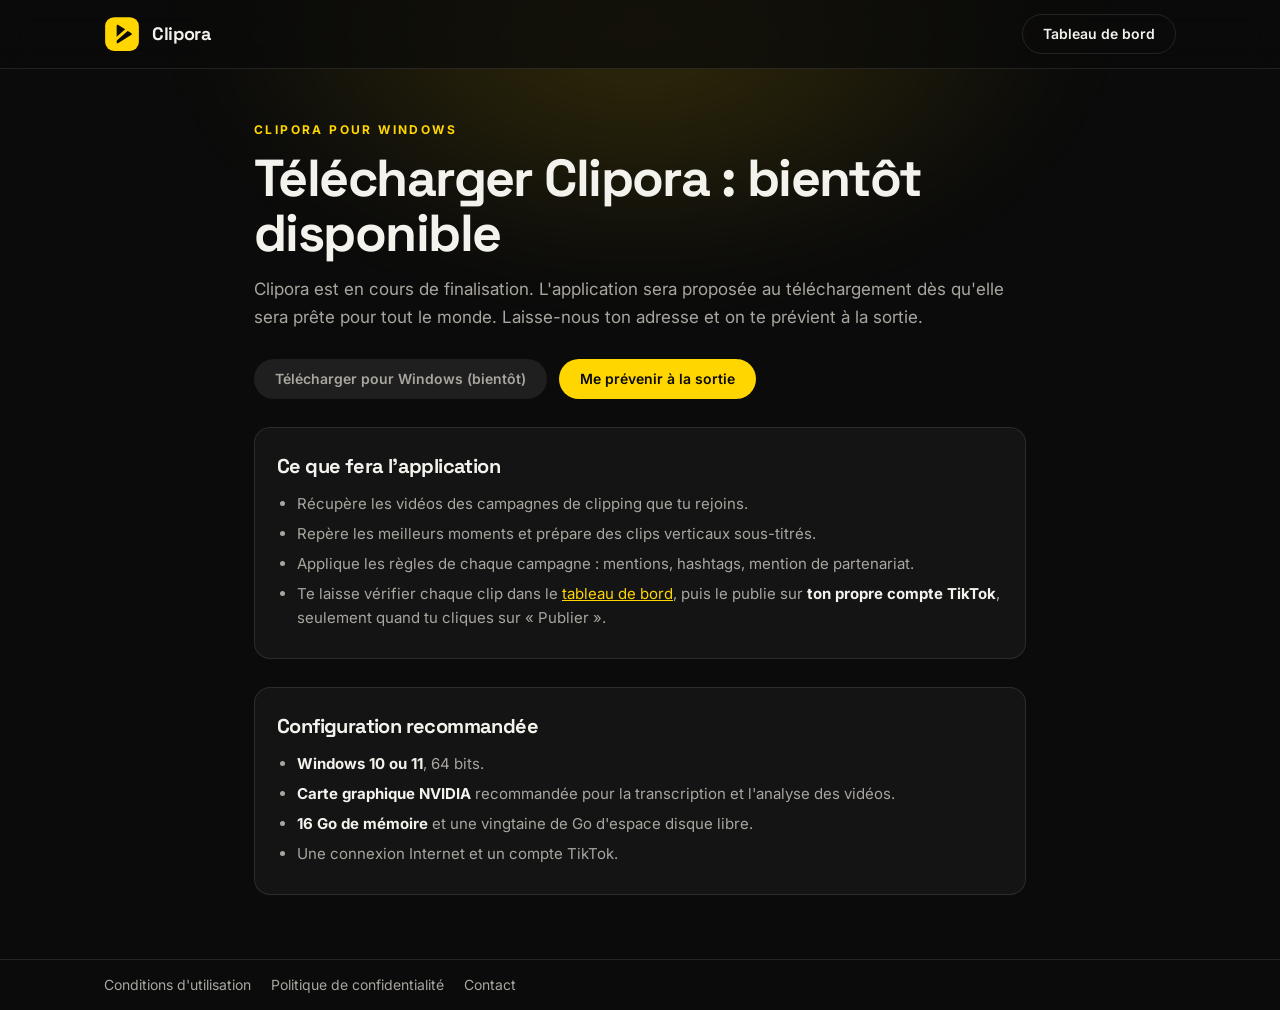
<file: telecharger/index.html>
<!doctype html>
<html lang="fr">
<head>
<meta charset="utf-8">
<meta name="viewport" content="width=device-width, initial-scale=1">
<title>Télécharger Clipora</title>
<meta name="description" content="Clipora pour Windows : bientôt disponible.">
<link rel="icon" href="/favicon.svg" type="image/svg+xml"><link rel="icon" href="/favicon-48.png" type="image/png" sizes="48x48"/><link rel="icon" href="/favicon-96.png" type="image/png" sizes="96x96"/><link rel="icon" href="/icon-192.png" type="image/png" sizes="192x192"/><link rel="apple-touch-icon" href="/apple-touch-icon.png" type="image/png" sizes="180x180"/>
<link rel="preconnect" href="https://fonts.googleapis.com">
<link rel="preconnect" href="https://fonts.gstatic.com" crossorigin>
<link rel="stylesheet" href="https://fonts.googleapis.com/css2?family=Inter:wght@400;500;600;700&family=Space+Grotesk:wght@500;600;700&display=swap">
<style>
:root{--bg:#0b0b0b;--card:#141414;--sec:#1f1f1f;--fg:#f4f2ec;--muted:#a8a69f;--y:#FFD600;--border:rgba(255,255,255,.1);--r:16px}
*{box-sizing:border-box}
html,body{margin:0}
body{background:var(--bg);color:var(--fg);font:15px/1.6 Inter,system-ui,sans-serif;min-height:100vh;overflow-x:hidden}
body::before{content:"";position:fixed;top:-220px;left:50%;width:900px;height:500px;transform:translateX(-50%);background:radial-gradient(closest-side,rgba(255,214,0,.16),transparent);filter:blur(40px);pointer-events:none;z-index:0}
h1,h2,h3{font-family:"Space Grotesk",system-ui,sans-serif;letter-spacing:-.03em;margin:0}
a{color:var(--y)}
header{position:sticky;top:0;z-index:10;backdrop-filter:blur(14px);-webkit-backdrop-filter:blur(14px);background:rgba(11,11,11,.72);border-bottom:1px solid var(--border)}
.bar{max-width:1120px;margin:0 auto;padding:14px 24px;display:flex;align-items:center;justify-content:space-between;gap:16px;flex-wrap:wrap}
.brand{display:flex;align-items:center;gap:12px;text-decoration:none;color:var(--fg)}
.brand svg{width:36px;height:36px;flex:none}
.brand b{font-family:"Space Grotesk",sans-serif;font-size:18px;letter-spacing:-.02em}
.btn{font:600 14px/1 Inter,sans-serif;border-radius:999px;padding:12px 20px;border:1px solid transparent;text-decoration:none;display:inline-flex;align-items:center;justify-content:center;gap:8px;transition:transform .15s}
.btn-y{background:var(--y);color:#0b0b0b}.btn-y:hover{transform:scale(1.04)}
.btn-o{border-color:var(--border);color:var(--fg)}.btn-o:hover{border-color:var(--y);color:var(--y)}
.btn[aria-disabled=true]{background:var(--sec);color:var(--muted);cursor:not-allowed}
main{position:relative;z-index:1;max-width:820px;margin:0 auto;padding:48px 24px 64px}
.tag{display:inline-block;font-size:12px;font-weight:700;letter-spacing:.2em;text-transform:uppercase;color:var(--y);margin-bottom:12px}
h1{font-size:clamp(32px,6vw,52px);line-height:1.05}
.lead{color:var(--muted);font-size:17px;margin:16px 0 28px}
.cta{display:flex;gap:12px;flex-wrap:wrap}
.card{background:var(--card);border:1px solid var(--border);border-radius:var(--r);padding:22px;margin-top:28px}
.card h2{font-size:20px;margin-bottom:10px}
.card ul{margin:0;padding-left:20px;color:var(--muted)}.card li{margin:6px 0}.card li b{color:var(--fg)}
footer{border-top:1px solid var(--border);color:var(--muted);font-size:14px}
footer .bar{justify-content:flex-start;gap:20px}
footer a{color:var(--muted);text-decoration:none}footer a:hover{color:var(--y)}
</style>
<link rel="canonical" href="https://clipora.website/telecharger/"/></head>
<body>
<header>
  <div class="bar">
    <a class="brand" href="/">
      <svg viewBox="0 0 64 64" aria-hidden="true"><rect x="2" y="2" width="60" height="60" rx="16" fill="#FFD600"/><path d="M24 17 L48 32 L24 47 Z" fill="#0b0b0b" stroke="#0b0b0b" stroke-width="3" stroke-linejoin="round"/><path d="M16 46 L48 18" stroke="#FFD600" stroke-width="5" stroke-linecap="round"/></svg>
      <b>Clipora</b>
    </a>
    <a class="btn btn-o" href="/dashboard/">Tableau de bord</a>
  </div>
</header>
<main>
  <span class="tag">Clipora pour Windows</span>
  <h1>Télécharger Clipora : bientôt disponible</h1>
  <p class="lead">Clipora est en cours de finalisation. L'application sera proposée au téléchargement dès qu'elle sera prête pour tout le monde. Laisse-nous ton adresse et on te prévient à la sortie.</p>
  <div class="cta">
    <span class="btn" aria-disabled="true">Télécharger pour Windows (bientôt)</span>
    <a class="btn btn-y" href="mailto:contact@clipora.website?subject=Pr%C3%A9venez-moi%20%C3%A0%20la%20sortie%20de%20Clipora">Me prévenir à la sortie</a>
  </div>

  <div class="card">
    <h2>Ce que fera l'application</h2>
    <ul>
      <li>Récupère les vidéos des campagnes de clipping que tu rejoins.</li>
      <li>Repère les meilleurs moments et prépare des clips verticaux sous-titrés.</li>
      <li>Applique les règles de chaque campagne : mentions, hashtags, mention de partenariat.</li>
      <li>Te laisse vérifier chaque clip dans le <a href="/dashboard/">tableau de bord</a>, puis le publie sur <b>ton propre compte TikTok</b>, seulement quand tu cliques sur « Publier ».</li>
    </ul>
  </div>

  <div class="card">
    <h2>Configuration recommandée</h2>
    <ul>
      <li><b>Windows 10 ou 11</b>, 64 bits.</li>
      <li><b>Carte graphique NVIDIA</b> recommandée pour la transcription et l'analyse des vidéos.</li>
      <li><b>16 Go de mémoire</b> et une vingtaine de Go d'espace disque libre.</li>
      <li>Une connexion Internet et un compte TikTok.</li>
    </ul>
  </div>
</main>
<footer>
  <div class="bar">
    <a href="/terms">Conditions d'utilisation</a>
    <a href="/privacy">Politique de confidentialité</a>
    <a href="mailto:contact@clipora.website">Contact</a>
  </div>
</footer>
</body>
</html>
</file>
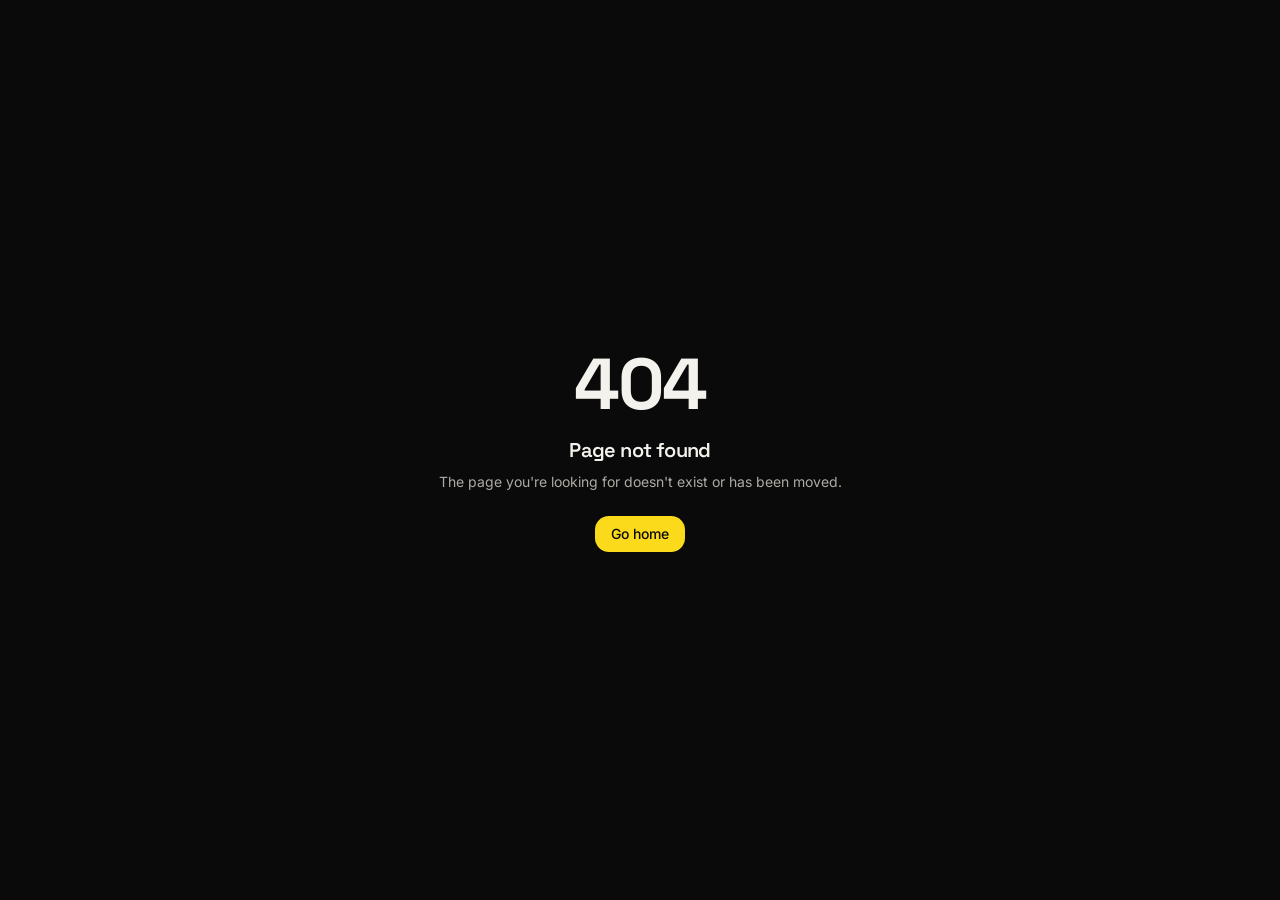
<file: terms/index.html>
<!DOCTYPE html><html lang="fr"><head><meta charSet="utf-8"/><meta name="viewport" content="width=device-width, initial-scale=1"/><link rel="stylesheet" href="/assets/styles-BMJ3vU56.css" data-precedence="default"/><link rel="stylesheet" href="https://fonts.googleapis.com/css2?family=Inter:wght@400;500;600&amp;family=Space+Grotesk:wght@500;700&amp;display=swap" data-precedence="default"/><title>Conditions d&#x27;utilisation — Clipora</title><meta name="description" content="Conditions d&#x27;utilisation de Clipora, application de bureau pour clippeurs TikTok."/><meta property="og:title" content="Conditions d&#x27;utilisation — Clipora"/><meta property="og:description" content="Terms of Service / Conditions d&#x27;utilisation de l&#x27;application Clipora."/><meta property="og:type" content="article"/><meta name="twitter:card" content="summary_large_image"/><link rel="modulepreload" href="/assets/index-Hp6ZsvxF.js"/><link rel="modulepreload" href="/assets/terms-Bad1e2zw.js"/><link rel="modulepreload" href="/assets/Layout-DgjCWRwy.js"/><link rel="preconnect" href="https://fonts.googleapis.com"/><link rel="preconnect" href="https://fonts.gstatic.com" crossorigin="anonymous"/><link rel="icon" href="/favicon.svg" type="image/svg+xml"/><link rel="icon" href="/favicon-48.png" type="image/png" sizes="48x48"/><link rel="icon" href="/favicon-96.png" type="image/png" sizes="96x96"/><link rel="icon" href="/icon-192.png" type="image/png" sizes="192x192"/><link rel="apple-touch-icon" href="/apple-touch-icon.png" type="image/png" sizes="180x180"/><meta name="twitter:title" content="Conditions d&amp;#x27;utilisation — Clipora"><meta name="twitter:description" content="Terms of Service / Conditions d&amp;#x27;utilisation de l&amp;#x27;application Clipora."><meta property="og:image" content="https://pub-bb2e103a32db4e198524a2e9ed8f35b4.r2.dev/lovp_5v7smyqagk9w38jqs9tz8y8d8s/7b4d003fba9cc24b124939d9573c6d61_1792417468858.png"><meta name="twitter:image" content="https://pub-bb2e103a32db4e198524a2e9ed8f35b4.r2.dev/lovp_5v7smyqagk9w38jqs9tz8y8d8s/7b4d003fba9cc24b124939d9573c6d61_1792417468858.png"><link rel="canonical" href="https://clipora.website/terms/"/><meta property="og:site_name" content="Clipora"/></head><body><!--$--><div class="grain min-h-screen"><header class="sticky top-0 z-40 border-b bg-background/80 backdrop-blur"><div class="mx-auto flex max-w-6xl items-center justify-between gap-4 px-5 py-3"><a aria-label="Clipora" href="/"><span class="flex items-center gap-2.5 font-display text-lg font-bold"><svg width="32" height="32" viewBox="0 0 64 64" aria-hidden="true" class="shrink-0"><rect x="2" y="2" width="60" height="60" rx="16" class="fill-primary"></rect><path d="M24 17 L48 32 L24 47 Z" class="fill-background stroke-background" stroke-width="3" stroke-linejoin="round"></path><path d="M16 46 L48 18" class="stroke-primary" stroke-width="5" stroke-linecap="round"></path></svg>Clipora</span></a><div class="flex items-center gap-3"><a href="/dashboard/" class="rounded-full bg-primary px-4 py-1.5 text-sm font-semibold text-primary-foreground transition-transform hover:scale-105">Tableau de bord</a><div class="flex shrink-0 rounded-full border p-0.5 text-xs font-semibold" role="group" aria-label="Language"><button aria-pressed="true" class="rounded-full px-3 py-1 uppercase transition-colors bg-primary text-primary-foreground">fr</button><button aria-pressed="false" class="rounded-full px-3 py-1 uppercase transition-colors text-muted-foreground hover:text-foreground">en</button></div></div></div><div class="h-px overflow-hidden"><div class="progress-run h-full"></div></div></header><main><div class="relative overflow-hidden"><div class="hero-glow pointer-events-none absolute -top-20 left-1/2 h-72 w-[min(700px,90vw)] -translate-x-1/2"></div><div class="relative mx-auto max-w-6xl px-5 pb-8 pt-14 md:pt-20"><h1 class="text-4xl font-bold md:text-6xl">Conditions d&#x27;utilisation</h1><p class="mt-4 text-muted-foreground">Dernière mise à jour : 19 octobre 2026</p><div class="mt-6 max-w-2xl leading-8 text-foreground/90"><p>Ces conditions s&#x27;appliquent à toute personne utilisant <!-- -->Clipora<!-- --> (le « Service »). Chaque utilisateur est le propriétaire d&#x27;un compte TikTok qui utilise <!-- -->Clipora<!-- --> sur son propre ordinateur.</p></div></div></div><div class="mx-auto grid max-w-6xl gap-12 px-5 pb-20 md:grid-cols-[220px_minmax(0,1fr)]"><aside class="hidden md:block"><nav class="sticky top-24 text-sm"><p class="mb-3 font-semibold uppercase tracking-wider text-primary">Sommaire</p><ul class="space-y-2"><li><a href="#service" class="text-muted-foreground hover:text-foreground">1. Ce que fait le Service</a></li><li><a href="#content" class="text-muted-foreground hover:text-foreground">2. Contenus et autorisations</a></li><li><a href="#responsibility" class="text-muted-foreground hover:text-foreground">3. Ta responsabilité et TikTok</a></li><li><a href="#use" class="text-muted-foreground hover:text-foreground">4. Utilisation acceptable</a></li><li><a href="#warranty" class="text-muted-foreground hover:text-foreground">5. Absence de garantie / limitation de responsabilité</a></li><li><a href="#changes" class="text-muted-foreground hover:text-foreground">6. Modifications</a></li><li><a href="#contact" class="text-muted-foreground hover:text-foreground">7. Contact</a></li></ul></nav></aside><article class="max-w-2xl space-y-10 text-[1.05rem] leading-8 text-foreground/90"><section id="service" class="scroll-mt-24"><h2 class="mb-3 text-2xl font-bold text-foreground">1. Ce que fait le Service</h2><div class="space-y-4 [&amp;_a]:text-primary [&amp;_a]:underline [&amp;_li]:ml-5 [&amp;_li]:list-disc [&amp;_ul]:space-y-2"><p>Clipora<!-- --> est une application de bureau pour les clippeurs TikTok qui participent à des campagnes de clipping officielles (par exemple sur Clip.farm). Elle synchronise les campagnes suivies et leurs règles, repère les moments forts des vidéos sources, rend des clips verticaux 9:16 sous-titrés, rédige les légendes avec les mentions obligatoires et la mention de partenariat, te permet de relire chaque clip, publie sur ton propre compte TikTok via l&#x27;API officielle Content Posting de TikTok aux heures planifiées, et exporte tes liens publiés par campagne.</p><p>Rien n&#x27;est publié sans ta relecture et ta validation.</p></div></section><section id="content" class="scroll-mt-24"><h2 class="mb-3 text-2xl font-bold text-foreground">2. Contenus et autorisations</h2><div class="space-y-4 [&amp;_a]:text-primary [&amp;_a]:underline [&amp;_li]:ml-5 [&amp;_li]:list-disc [&amp;_ul]:space-y-2"><ul><li>Utiliser uniquement des contenus issus de campagnes où l&#x27;ayant droit autorise le clipping.</li><li>Chaque clip doit créditer le créateur et renvoyer vers la vidéo complète.</li><li>Respecter les règles de chaque campagne, y compris la mention de partenariat rémunéré.</li><li>Les créateurs conservent tous leurs droits.</li></ul></div></section><section id="responsibility" class="scroll-mt-24"><h2 class="mb-3 text-2xl font-bold text-foreground">3. Ta responsabilité et TikTok</h2><div class="space-y-4 [&amp;_a]:text-primary [&amp;_a]:underline [&amp;_li]:ml-5 [&amp;_li]:list-disc [&amp;_ul]:space-y-2"><p>Tu es responsable de ce que tu publies. Tu dois respecter les <a href="https://www.tiktok.com/legal/terms-of-service" target="_blank" rel="noopener noreferrer">Conditions d&#x27;utilisation de TikTok</a>, les <a href="https://www.tiktok.com/community-guidelines" target="_blank" rel="noopener noreferrer">Règles communautaires</a> et la <a href="https://www.tiktok.com/legal/page/global/bc-policy/en" target="_blank" rel="noopener noreferrer">Politique relative au contenu de marque</a>.</p><p>Clipora<!-- --> ne publie qu&#x27;après que tu as connecté ton propre compte via TikTok Login Kit. Tu peux révoquer l&#x27;accès à tout moment dans l&#x27;application TikTok : Paramètres et confidentialité &gt; Sécurité &gt; Applis et services.</p></div></section><section id="use" class="scroll-mt-24"><h2 class="mb-3 text-2xl font-bold text-foreground">4. Utilisation acceptable</h2><div class="space-y-4 [&amp;_a]:text-primary [&amp;_a]:underline [&amp;_li]:ml-5 [&amp;_li]:list-disc [&amp;_ul]:space-y-2"><ul><li>Aucun contenu sans l&#x27;autorisation de l&#x27;ayant droit.</li><li>Aucune usurpation d&#x27;identité.</li><li>Aucun spam.</li><li>Aucune utilisation illégale.</li></ul></div></section><section id="warranty" class="scroll-mt-24"><h2 class="mb-3 text-2xl font-bold text-foreground">5. Absence de garantie / limitation de responsabilité</h2><div class="space-y-4 [&amp;_a]:text-primary [&amp;_a]:underline [&amp;_li]:ml-5 [&amp;_li]:list-disc [&amp;_ul]:space-y-2"><p>Le Service est fourni « en l&#x27;état », sans garantie d&#x27;aucune sorte. Dans les limites permises par la loi, nous ne sommes pas responsables des dommages indirects ni des contenus publiés par les utilisateurs.</p></div></section><section id="changes" class="scroll-mt-24"><h2 class="mb-3 text-2xl font-bold text-foreground">6. Modifications</h2><div class="space-y-4 [&amp;_a]:text-primary [&amp;_a]:underline [&amp;_li]:ml-5 [&amp;_li]:list-disc [&amp;_ul]:space-y-2"><p>Ces conditions peuvent être mises à jour. La date de « Dernière mise à jour » ci-dessus indique la version en vigueur.</p></div></section><section id="contact" class="scroll-mt-24"><h2 class="mb-3 text-2xl font-bold text-foreground">7. Contact</h2><div class="space-y-4 [&amp;_a]:text-primary [&amp;_a]:underline [&amp;_li]:ml-5 [&amp;_li]:list-disc [&amp;_ul]:space-y-2"><p>Questions ou demandes de retrait d&#x27;un clip : <a href="mailto:contact@clipora.website">contactez-nous ici</a>.</p></div></section></article></div></main><footer class="border-t"><div class="mx-auto flex max-w-6xl flex-col gap-6 px-5 py-10 md:flex-row md:items-center md:justify-between"><a href="/"><span class="flex items-center gap-2.5 font-display text-lg font-bold"><svg width="28" height="28" viewBox="0 0 64 64" aria-hidden="true" class="shrink-0"><rect x="2" y="2" width="60" height="60" rx="16" class="fill-primary"></rect><path d="M24 17 L48 32 L24 47 Z" class="fill-background stroke-background" stroke-width="3" stroke-linejoin="round"></path><path d="M16 46 L48 18" class="stroke-primary" stroke-width="5" stroke-linecap="round"></path></svg>Clipora</span></a><nav class="flex flex-wrap gap-x-6 gap-y-2 text-sm text-muted-foreground"><a class="hover:text-primary active" href="/terms" data-status="active" aria-current="page">Conditions d&#x27;utilisation</a><a class="hover:text-primary" href="/privacy">Politique de confidentialité</a><a href="mailto:contact@clipora.website" class="hover:text-primary">Contact</a></nav><p class="text-sm text-muted-foreground">© 2026 <!-- -->Clipora</p></div></footer></div><script>(function(a,f){let l;try{l=JSON.parse(sessionStorage.getItem(a)||"{}")}catch{return}const n=l?.[f||history.state?.__TSR_key];let c=!1;for(const t in n){const e=n[t],o=e?.scrollX,s=e?.scrollY;if(Number.isFinite(o)&&Number.isFinite(s)){if(t==="window")scrollTo(o,s),c=!0;else if(t)try{const r=document.querySelector(t);r&&(r.scrollLeft=o,r.scrollTop=s)}catch{}}}if(c)return;const i=location.hash.slice(1);if(i){const t=history.state?.__hashScrollIntoViewOptions??!0;if(t){const e=document.getElementById(i);e&&e.scrollIntoView(t)}return}scrollTo(0,0)})("tsr-scroll-restoration-v1_3");document.currentScript.remove()</script><!--/$--><script data-tsr-stream-part="">(self.$R=self.$R||{})["tsr"]=[];self.$_TSR={h(){this.hydrated=!0,this.c()},e(){this.streamEnded=!0,this.c()},c(){this.hydrated&&this.streamEnded&&(delete self.$_TSR,delete self.$R.tsr)},p(e){this.initialized?e():this.buffer.push(e)},buffer:[]};$_TSR.router=($R=>$R[0]={manifest:$R[1]={routes:$R[2]={__root__:$R[3]={preloads:$R[4]=["/assets/index-Hp6ZsvxF.js"],scripts:$R[5]=[$R[6]={attrs:$R[7]={type:"module",async:!0,src:"/assets/index-Hp6ZsvxF.js"}}]},"/terms":$R[8]={preloads:$R[9]=["/assets/terms-Bad1e2zw.js","/assets/Layout-DgjCWRwy.js"]}}},matches:$R[10]=[$R[11]={i:"__root__ ",u:1793476374238,s:"success",ssr:!0},$R[12]={i:" terms terms",u:1793476374238,s:"success",ssr:!0}]})($R["tsr"]);$_TSR.e();{let s=document.currentScript,p;while((p=s.previousElementSibling)&&p.hasAttribute('data-tsr-stream-part'))p.remove();s.remove()}</script><script type="module" async="" src="/assets/index-Hp6ZsvxF.js"></script><script>document.currentScript.remove();/*$tsr-stream-boundary*/</script></body></html>
</file>
